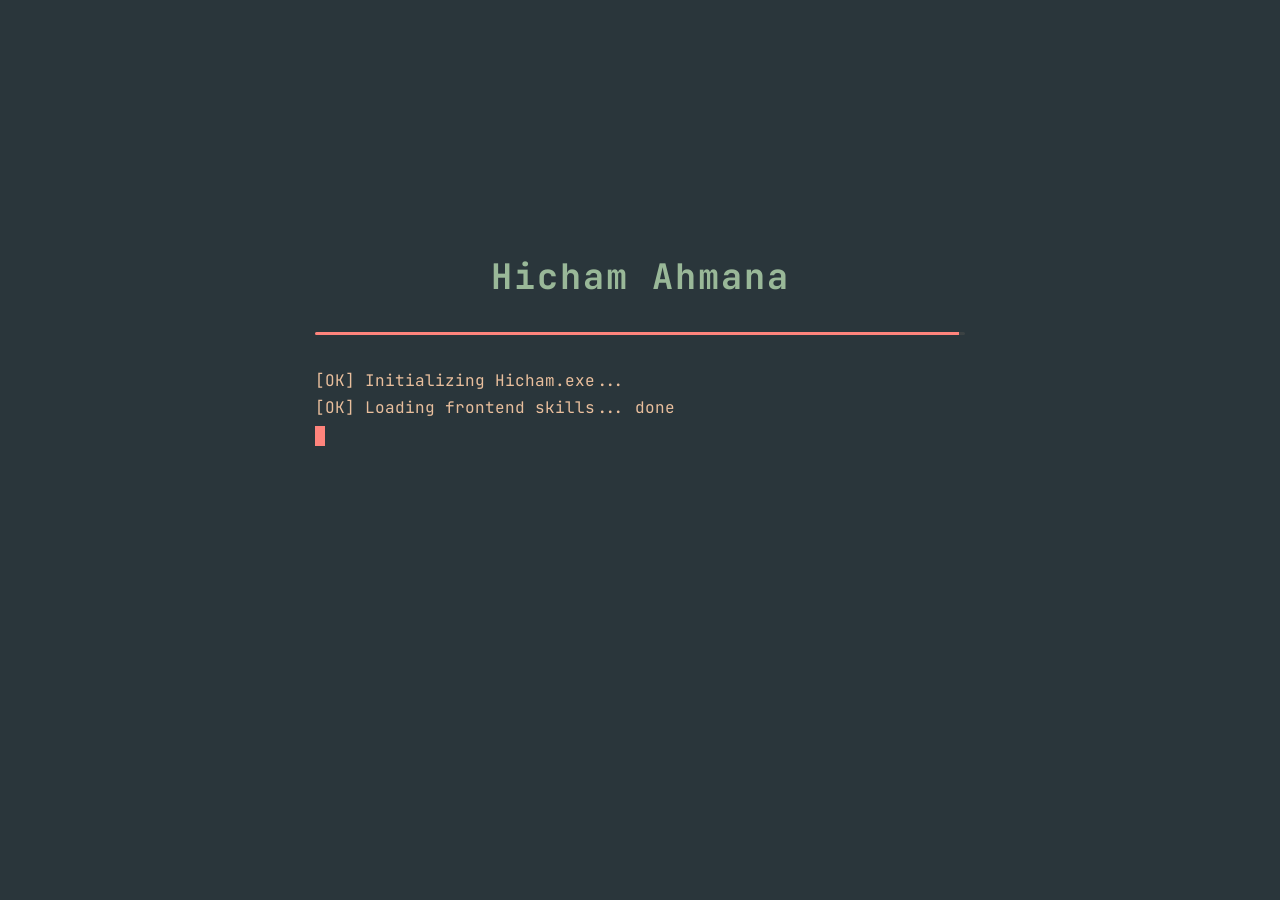
<file: index.html>
<!DOCTYPE html>
<html lang="en">
<head>
  <meta charset="UTF-8">
  <meta name="viewport" content="width=device-width, initial-scale=1.0">
  <title>Hicham Ahmana | Boot</title>
  <meta name="description" content="Hicham Ahmana — Web Developer portfolio boot sequence.">
  <link rel="stylesheet" href="css/style.css">
  <link rel="icon" type="image/png" href="images/profile.png">
</head>
<body>

  <div id="flashLayer" class="flash"></div>

  <!-- ACT 1 & 2: BOOT SEQUENCE -->
  <div id="act1" class="act active">
    <div class="boot-content">
      <h1 class="boot-title">Hicham Ahmana</h1>
      <div class="progress-bar-container">
        <div id="progressBar" class="progress-bar"></div>
      </div>
      <div id="terminalLogs" class="terminal-logs"></div>
    </div>
  </div>

  <!-- ACT 3: BSOD — compact, no scroll needed -->
  <div id="act3" class="act">
    <div class="bsod-container">
      <div class="sad-face">:(</div>
      <h2 class="bsod-title">Your PC ran into a problem</h2>
      <p class="bsod-text">A critical error occurred. The developer loaded is simply too hireable.</p>
      <p class="bsod-text">Collecting error info... <span id="bsodPercent">0</span>% complete.</p>
      <div class="bsod-error">
        <p>Error code: PORTFOLIO_OVERFLOW_EXCEPTION (0x000H1CH4M)</p>
      </div>
      <div class="memory-dump">0x23C9E1 0xDA1D93 0xB88F19 0xFCDF0E 0x36F067 0x4F4377 0x2071BE 0x5B51AC 0x1607C9 0x0F24C8 0x47A7BA 0xE03EFE 0xE951FF 0xEF7E93 0x9300DE 0xF342AD 0xF82DF9 0x9F03C8 0xBE6A7E 0x79D5CF 0xE827C5 0x3F6299 0x77BE81 0xBB23D8 0xE7E814 0xB2C2A8 0x25385A 0x9281BD 0x759B7D 0x93CC96 0x4F7099 0x4FEC1E 0x521050 0x917424 0x1127BA 0x9954BF 0x297A74 0x9E01B3 0x7350B5 0x104F05 0x6A36B8 0xD63BFC 0xF69BD3 0xEAB54D 0xE73410 0xEBDDEC 0xD9D54B 0x6EA300 0xE53201 0x09A5A9</div>
      <button id="rebootBtn" class="reboot-btn">[ REBOOT SYSTEM ]</button>
    </div>
  </div>

  <!-- ACT 3.5: REBOOT LOADER -->
  <div id="act-reboot">
    <div class="spinner"></div>
    <div class="reboot-text">HICHAM.OS REBOOTING...</div>
  </div>

  <script src="js/cinematic.js"></script>
</body>
</html>
</file>
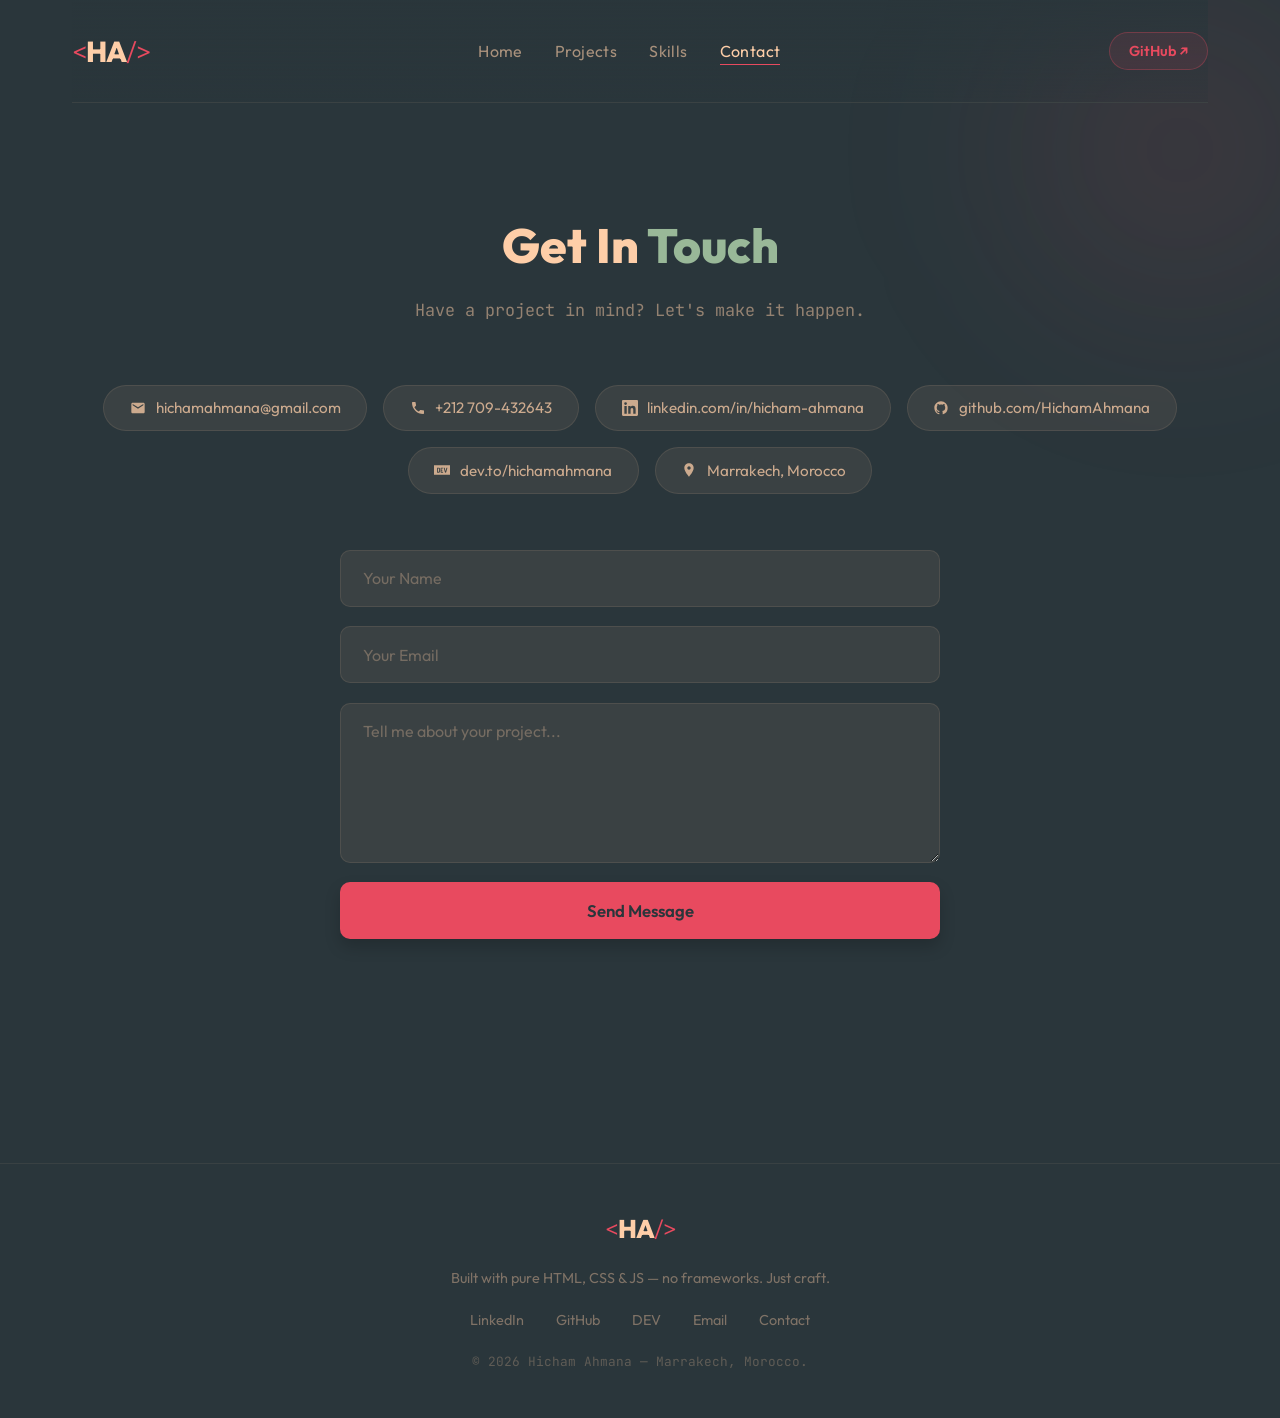
<file: contact.html>
<!DOCTYPE html>
<html lang="en">
<head>
  <meta charset="UTF-8">
  <meta name="viewport" content="width=device-width, initial-scale=1.0">
  <title>Hicham Ahmana | Contact</title>
  <meta name="description" content="Get in touch with Hicham Ahmana — Full-Stack Developer based in Marrakech, Morocco.">
  <link rel="stylesheet" href="css/style.css">
  <link rel="icon" type="image/png" href="images/profile.png">
</head>
<body class="portfolio-page">

  <div class="bg-orb orb-1"></div>

  <div class="container page-fade">

    <nav>
      <a href="home.html" class="logo">
        <span class="logo-bracket">&lt;</span>HA<span class="logo-bracket">/&gt;</span>
      </a>
      <ul class="nav-links">
        <li><a href="home.html">Home</a></li>
        <li><a href="projects.html">Projects</a></li>
        <li><a href="skills.html">Skills</a></li>
        <li><a href="contact.html" class="active">Contact</a></li>
      </ul>
      <a href="https://github.com/HichamAhmana" target="_blank" rel="noopener" class="nav-cta">GitHub ↗</a>
    </nav>

    <section id="contact">
      <h2 class="section-title">Get In <span>Touch</span></h2>
      <p class="section-subtitle">Have a project in mind? Let's make it happen.</p>

      <div class="contact-info">
        <a href="mailto:hichamahmana@gmail.com" class="contact-pill">
          <svg width="16" height="16" fill="currentColor" viewBox="0 0 24 24"><path d="M20 4H4c-1.1 0-2 .9-2 2v12c0 1.1.9 2 2 2h16c1.1 0 2-.9 2-2V6c0-1.1-.9-2-2-2zm0 4l-8 5-8-5V6l8 5 8-5v2z"/></svg>
          hichamahmana@gmail.com
        </a>
        <a href="tel:+212709432643" class="contact-pill">
          <svg width="16" height="16" fill="currentColor" viewBox="0 0 24 24"><path d="M6.62 10.79c1.44 2.83 3.76 5.14 6.59 6.59l2.2-2.2c.27-.27.67-.36 1.02-.24 1.12.37 2.33.57 3.57.57.55 0 1 .45 1 1V20c0 .55-.45 1-1 1-9.39 0-17-7.61-17-17 0-.55.45-1 1-1h3.5c.55 0 1 .45 1 1 0 1.25.2 2.45.57 3.57.11.35.03.74-.25 1.02l-2.2 2.2z"/></svg>
          +212 709-432643
        </a>
        <a href="https://www.linkedin.com/in/hicham-ahmana" target="_blank" rel="noopener" class="contact-pill">
          <svg width="16" height="16" fill="currentColor" viewBox="0 0 24 24"><path d="M20.447 20.452h-3.554v-5.569c0-1.328-.027-3.037-1.852-3.037-1.853 0-2.136 1.445-2.136 2.939v5.667H9.351V9h3.414v1.561h.046c.477-.9 1.637-1.85 3.37-1.85 3.601 0 4.267 2.37 4.267 5.455v6.286zM5.337 7.433a2.062 2.062 0 01-2.063-2.065 2.064 2.064 0 112.063 2.065zm1.782 13.019H3.555V9h3.564v11.452zM22.225 0H1.771C.792 0 0 .774 0 1.729v20.542C0 23.227.792 24 1.771 24h20.451C23.2 24 24 23.227 24 22.271V1.729C24 .774 23.2 0 22.222 0h.003z"/></svg>
          linkedin.com/in/hicham-ahmana
        </a>
        <a href="https://github.com/HichamAhmana" target="_blank" rel="noopener" class="contact-pill">
          <svg width="16" height="16" fill="currentColor" viewBox="0 0 24 24"><path d="M12 2C6.477 2 2 6.484 2 12.017c0 4.425 2.865 8.18 6.839 9.504.5.092.682-.217.682-.483 0-.237-.008-.868-.013-1.703-2.782.605-3.369-1.343-3.369-1.343-.454-1.158-1.11-1.466-1.11-1.466-.908-.62.069-.608.069-.608 1.003.07 1.531 1.032 1.531 1.032.892 1.53 2.341 1.088 2.91.832.092-.647.35-1.088.636-1.338-2.22-.253-4.555-1.113-4.555-4.951 0-1.093.39-1.988 1.029-2.688-.103-.253-.446-1.272.098-2.65 0 0 .84-.27 2.75 1.026A9.564 9.564 0 0112 6.844c.85.004 1.705.115 2.504.337 1.909-1.296 2.747-1.027 2.747-1.027.546 1.379.202 2.398.1 2.651.64.7 1.028 1.595 1.028 2.688 0 3.848-2.339 4.695-4.566 4.943.359.309.678.92.678 1.855 0 1.338-.012 2.419-.012 2.747 0 .268.18.58.688.482A10.019 10.019 0 0022 12.017C22 6.484 17.522 2 12 2z"/></svg>
          github.com/HichamAhmana
        </a>
        <a href="https://dev.to/hichamahmana" target="_blank" rel="noopener" class="contact-pill">
          <svg width="16" height="16" fill="currentColor" viewBox="0 0 24 24"><path d="M7.42 10.05c-.18-.16-.46-.23-.84-.23H6l.02 2.44.04 2.45.56-.02c.41 0 .63-.07.83-.26.24-.24.26-.36.26-2.2 0-1.91-.02-1.96-.29-2.18zM0 4.94v14.12h24V4.94H0zM8.56 15.3c-.44.58-1.06.77-2.53.77H4.71V8.53h1.4c1.67 0 2.16.18 2.6.9.27.43.29.6.32 2.57.05 2.23-.02 2.73-.47 3.3zm5.09-5.47h-2.47v1.77h1.52v1.28l-.72.04-.75.03v1.77l1.22.03 1.2.04v1.28h-1.6c-1.53 0-1.6-.01-1.87-.3l-.3-.28v-3.16c0-3.02.01-3.18.25-3.48.23-.31.25-.31 1.88-.31h1.64v1.29zm4.68 5.45c-.17.43-.64.79-1 .79-.18 0-.45-.15-.67-.39-.32-.32-.45-.63-.82-2.08l-.9-3.39-.45-1.67h.76c.4 0 .75.02.75.05 0 .06 1.16 4.54 1.26 4.83.04.15.32-.7.73-2.3l.66-2.52.74-.04c.4-.02.73 0 .73.04 0 .14-1.67 6.38-1.8 6.68z"/></svg>
          dev.to/hichamahmana
        </a>
        <span class="contact-pill">
          <svg width="16" height="16" fill="currentColor" viewBox="0 0 24 24"><path d="M12 2C8.13 2 5 5.13 5 9c0 5.25 7 13 7 13s7-7.75 7-13c0-3.87-3.13-7-7-7zm0 9.5c-1.38 0-2.5-1.12-2.5-2.5s1.12-2.5 2.5-2.5 2.5 1.12 2.5 2.5-1.12 2.5-2.5 2.5z"/></svg>
          Marrakech, Morocco
        </span>
      </div>

      <form class="contact-form" id="contact-form">
        <!-- Web3Forms access key — replace YOUR_ACCESS_KEY with the one from web3forms.com -->
        <input type="hidden" name="access_key" value="79844e2f-b341-4789-b51c-5133fa16f139">
        <input type="hidden" name="subject" value="New message from your portfolio">
        <input type="hidden" name="from_name" value="Portfolio Contact Form">
        <input type="text"  id="name"    name="name"    placeholder="Your Name"                   required>
        <input type="email" id="email"   name="email"   placeholder="Your Email"                  required>
        <textarea           id="message" name="message" placeholder="Tell me about your project..." required></textarea>
        <button type="submit" class="btn btn-primary" id="submit-btn">Send Message</button>
      </form>

      <p id="form-feedback" style="text-align:center; margin-top:1.5rem; color:var(--c-green); font-size:1.05rem; font-family:'JetBrains Mono',monospace; min-height:1.5rem;"></p>
    </section>
  </div>

  <footer>
    <div class="footer-inner">
      <a href="home.html" class="logo footer-logo">
        <span class="logo-bracket">&lt;</span>HA<span class="logo-bracket">/&gt;</span>
      </a>
      <p>Built with pure HTML, CSS &amp; JS — no frameworks. Just craft.</p>
      <div class="footer-links">
        <a href="https://www.linkedin.com/in/hicham-ahmana" target="_blank" rel="noopener">LinkedIn</a>
        <a href="https://github.com/HichamAhmana" target="_blank" rel="noopener">GitHub</a>
        <a href="https://dev.to/hichamahmana" target="_blank" rel="noopener">DEV</a>
        <a href="mailto:hichamahmana@gmail.com">Email</a>
        <a href="contact.html">Contact</a>
      </div>
      <p class="footer-copy">&copy; 2026 Hicham Ahmana — Marrakech, Morocco.</p>
    </div>
  </footer>

  <script>
    const form = document.getElementById('contact-form');
    const btn  = document.getElementById('submit-btn');
    const fb   = document.getElementById('form-feedback');

    form.addEventListener('submit', async function (e) {
      e.preventDefault();

      // Guard: remind dev to add real key
      if (form.access_key.value === 'YOUR_ACCESS_KEY') {
        fb.style.color = '#f87171';
        fb.textContent = '⚠ Please add your Web3Forms access key (see README).';
        return;
      }

      btn.disabled    = true;
      btn.textContent = 'Sending…';
      fb.textContent  = '';

      const data = Object.fromEntries(new FormData(form));

      try {
        const res  = await fetch('https://api.web3forms.com/submit', {
          method:  'POST',
          headers: { 'Content-Type': 'application/json', Accept: 'application/json' },
          body:    JSON.stringify(data),
        });
        const json = await res.json();

        if (res.ok && json.success) {
          fb.style.color  = 'var(--c-green)';
          fb.textContent  = '✓ Message sent! I\'ll get back to you soon.';
          form.reset();
        } else {
          throw new Error(json.message || 'Unknown error');
        }
      } catch (err) {
        fb.style.color  = '#f87171';
        fb.textContent  = '✗ Something went wrong. Please email me directly.';
      } finally {
        btn.disabled    = false;
        btn.textContent = 'Send Message';
      }
    });
  </script>
</body>
</html>
</file>
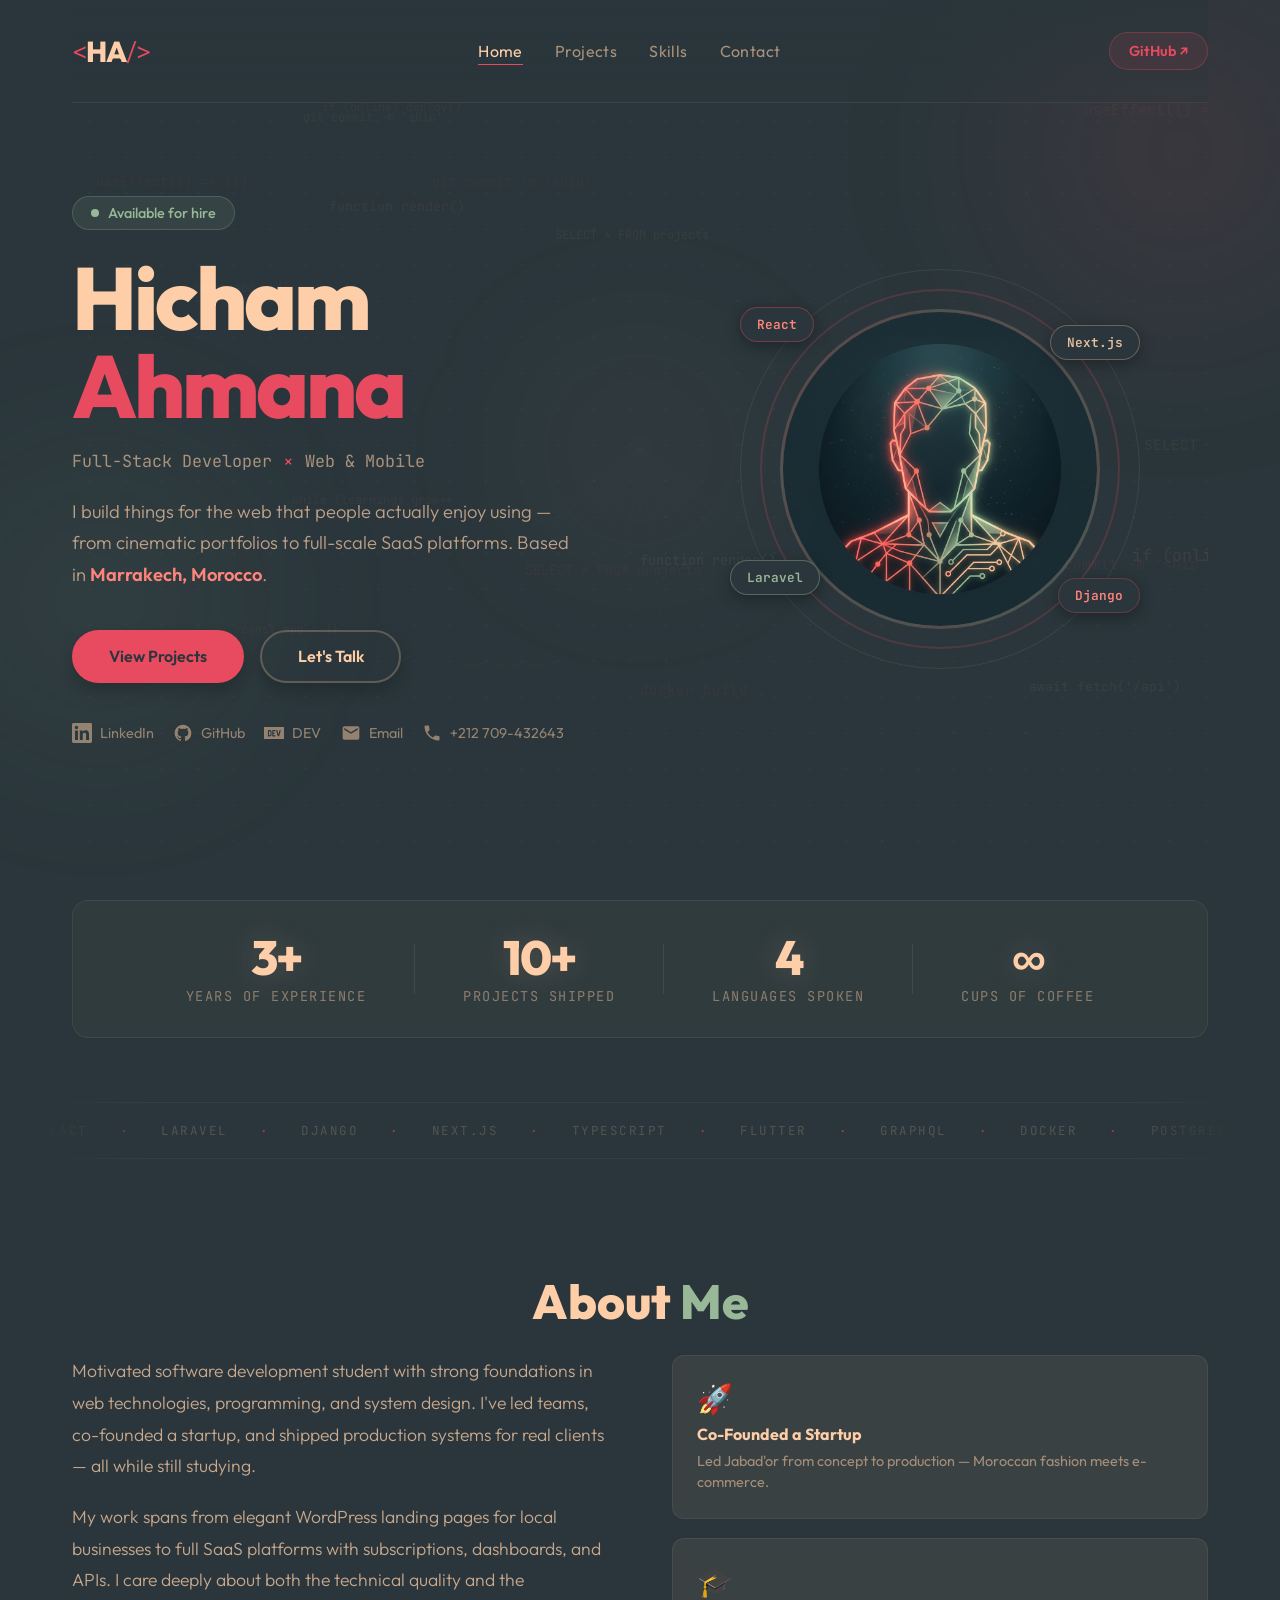
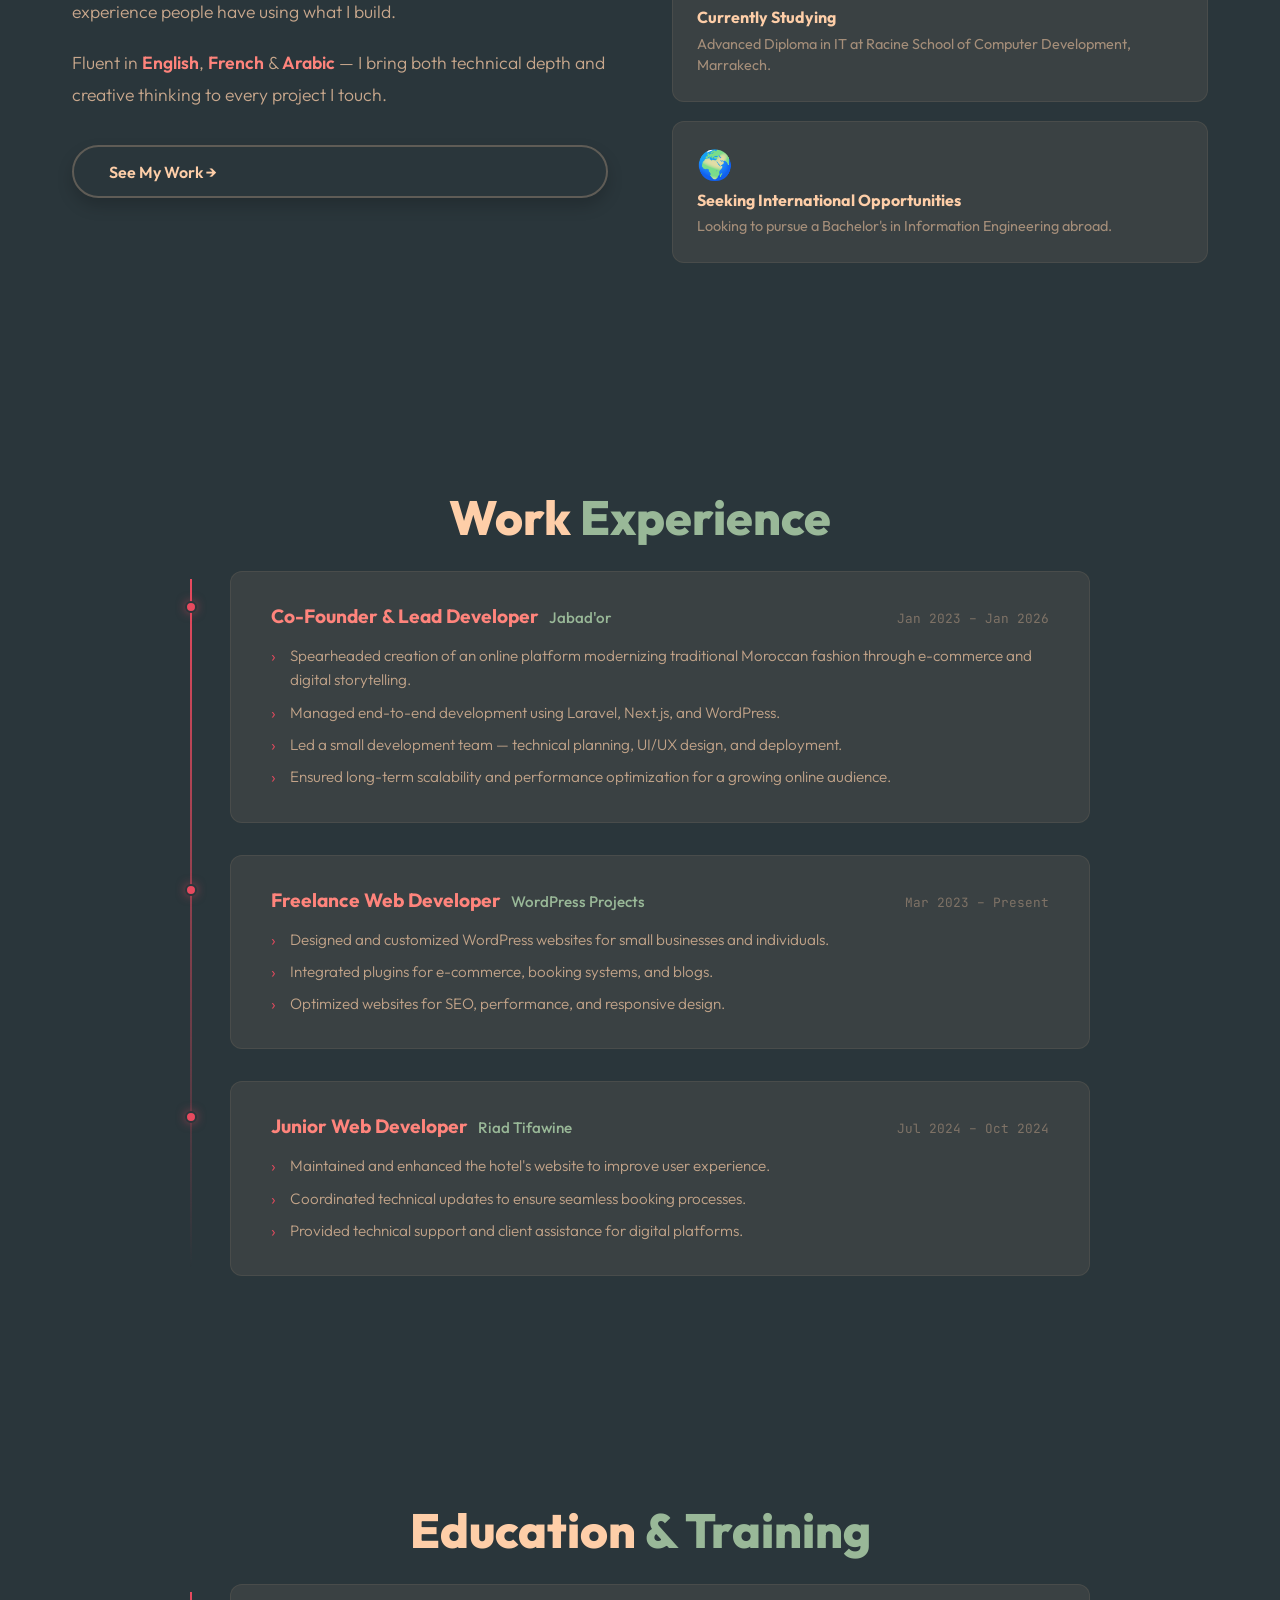
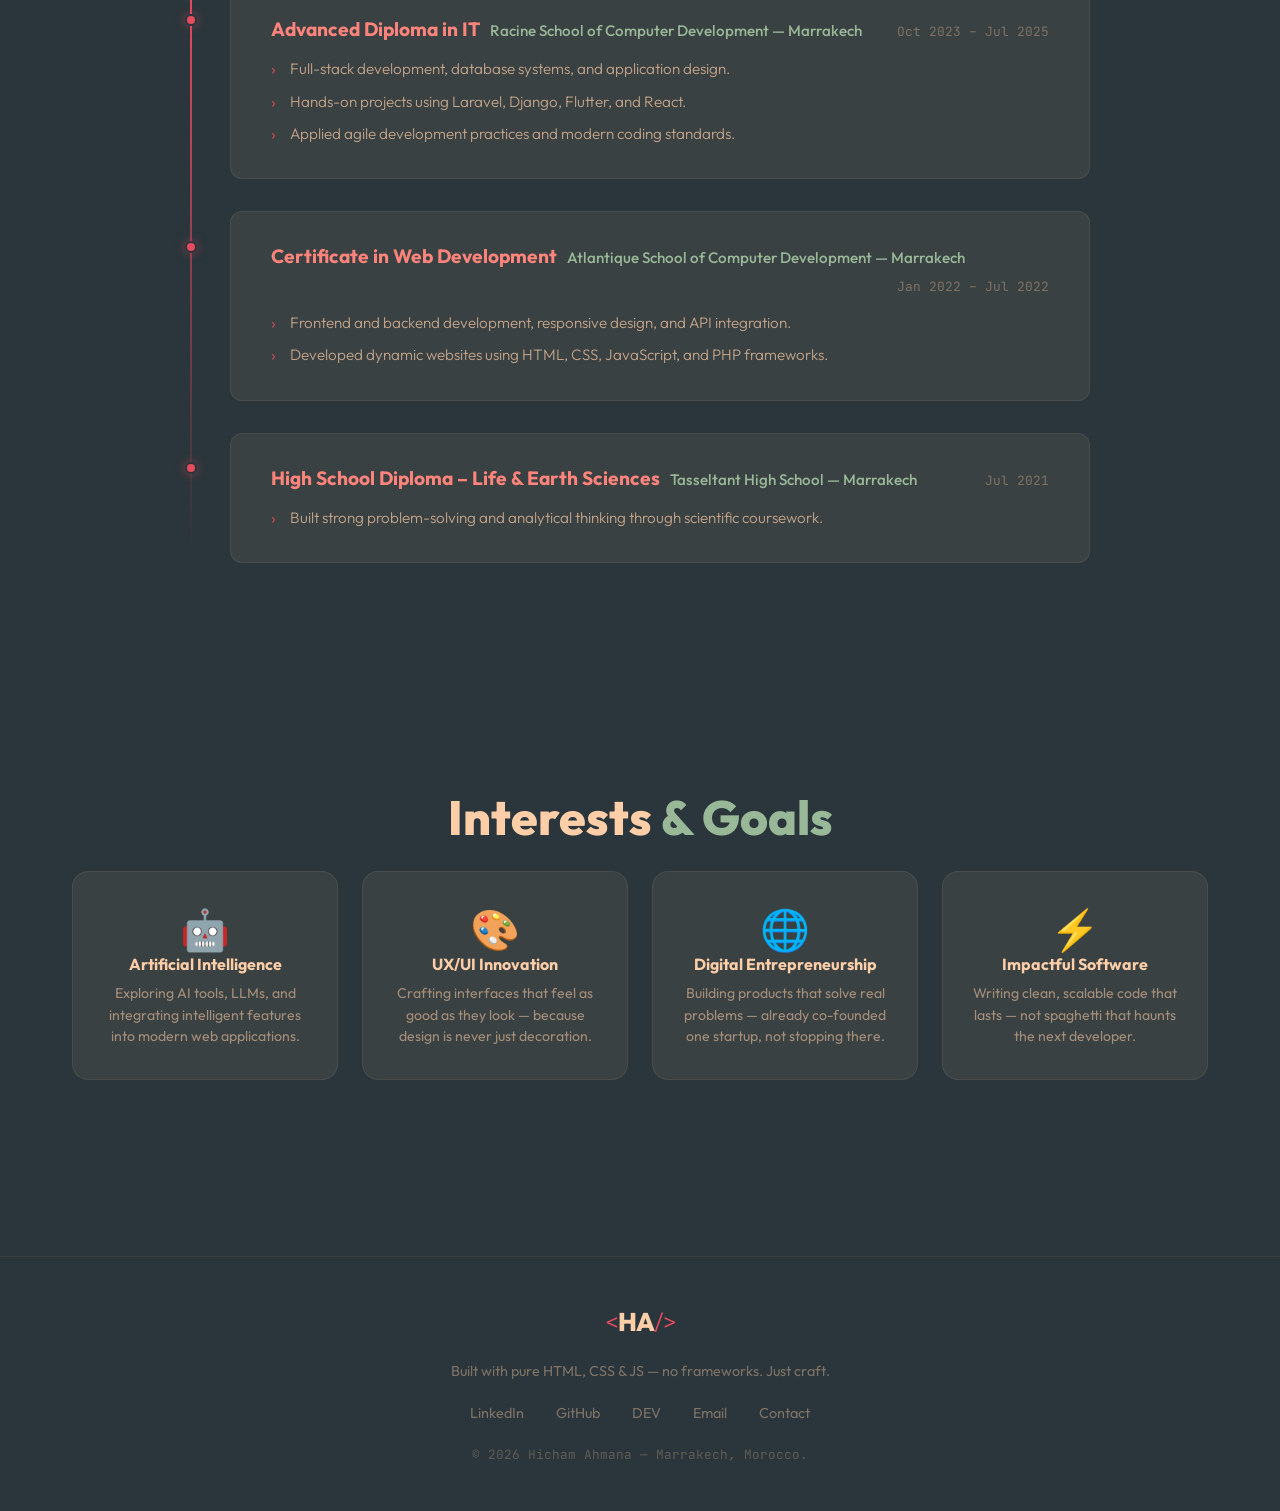
<file: home.html>
<!DOCTYPE html>
<html lang="en">
<head>
  <meta charset="UTF-8">
  <meta name="viewport" content="width=device-width, initial-scale=1.0">
  <title>Hicham Ahmana | Web Developer</title>
  <meta name="description" content="Hicham Ahmana — Full-Stack Developer based in Marrakech, Morocco. Building elegant web and mobile experiences.">
  <link rel="stylesheet" href="css/style.css">
  <link rel="icon" type="image/png" href="images/profile.png">
</head>
<body class="portfolio-page">

  <!-- Background decorative orbs -->
  <div class="bg-orb orb-1"></div>
  <div class="bg-orb orb-2"></div>
  <div class="bg-orb orb-3"></div>

  <div class="container page-fade">

    <!-- Navigation -->
    <nav>
      <a href="home.html" class="logo">
        <span class="logo-bracket">&lt;</span>HA<span class="logo-bracket">/&gt;</span>
      </a>
      <ul class="nav-links">
        <li><a href="home.html" class="active">Home</a></li>
        <li><a href="projects.html">Projects</a></li>
        <li><a href="skills.html">Skills</a></li>
        <li><a href="contact.html">Contact</a></li>
      </ul>
      <a href="https://github.com/HichamAhmana" target="_blank" rel="noopener" class="nav-cta">
        GitHub ↗
      </a>
    </nav>

    <!-- ═══════════════════════════════════════
         HERO — Two-column split
    ═══════════════════════════════════════ -->
    <div class="hero">
      <div class="hero-left">
        <div class="hero-badge">
          <span class="badge-dot"></span>
          Available for hire
        </div>

        <h1 class="hero-name">
          Hicham<br>
          <span class="hero-name-accent">Ahmana</span>
        </h1>

        <div class="hero-role-wrapper">
          <span class="hero-role-label">Full-Stack Developer</span>
          <span class="hero-role-sep">×</span>
          <span class="hero-role-label">Web &amp; Mobile</span>
        </div>

        <p class="hero-tagline">
          I build things for the web that people actually enjoy using —
          from cinematic portfolios to full-scale SaaS platforms.
          Based in <span class="text-accent">Marrakech, Morocco</span>.
        </p>

        <div class="hero-actions">
          <a href="projects.html" class="btn btn-primary">View Projects</a>
          <a href="contact.html" class="btn btn-outline">Let's Talk</a>
        </div>

        <div class="hero-socials">
          <a href="https://www.linkedin.com/in/hicham-ahmana" target="_blank" rel="noopener" class="social-link">
            <svg width="20" height="20" fill="currentColor" viewBox="0 0 24 24"><path d="M20.447 20.452h-3.554v-5.569c0-1.328-.027-3.037-1.852-3.037-1.853 0-2.136 1.445-2.136 2.939v5.667H9.351V9h3.414v1.561h.046c.477-.9 1.637-1.85 3.37-1.85 3.601 0 4.267 2.37 4.267 5.455v6.286zM5.337 7.433a2.062 2.062 0 01-2.063-2.065 2.064 2.064 0 112.063 2.065zm1.782 13.019H3.555V9h3.564v11.452zM22.225 0H1.771C.792 0 0 .774 0 1.729v20.542C0 23.227.792 24 1.771 24h20.451C23.2 24 24 23.227 24 22.271V1.729C24 .774 23.2 0 22.222 0h.003z"/></svg>
            LinkedIn
          </a>
          <a href="https://github.com/HichamAhmana" target="_blank" rel="noopener" class="social-link">
            <svg width="20" height="20" fill="currentColor" viewBox="0 0 24 24"><path d="M12 2C6.477 2 2 6.484 2 12.017c0 4.425 2.865 8.18 6.839 9.504.5.092.682-.217.682-.483 0-.237-.008-.868-.013-1.703-2.782.605-3.369-1.343-3.369-1.343-.454-1.158-1.11-1.466-1.11-1.466-.908-.62.069-.608.069-.608 1.003.07 1.531 1.032 1.531 1.032.892 1.53 2.341 1.088 2.91.832.092-.647.35-1.088.636-1.338-2.22-.253-4.555-1.113-4.555-4.951 0-1.093.39-1.988 1.029-2.688-.103-.253-.446-1.272.098-2.65 0 0 .84-.27 2.75 1.026A9.564 9.564 0 0112 6.844c.85.004 1.705.115 2.504.337 1.909-1.296 2.747-1.027 2.747-1.027.546 1.379.202 2.398.1 2.651.64.7 1.028 1.595 1.028 2.688 0 3.848-2.339 4.695-4.566 4.943.359.309.678.92.678 1.855 0 1.338-.012 2.419-.012 2.747 0 .268.18.58.688.482A10.019 10.019 0 0022 12.017C22 6.484 17.522 2 12 2z"/></svg>
            GitHub
          </a>
          <a href="https://dev.to/hichamahmana" target="_blank" rel="noopener" class="social-link">
            <svg width="20" height="20" fill="currentColor" viewBox="0 0 24 24"><path d="M7.42 10.05c-.18-.16-.46-.23-.84-.23H6l.02 2.44.04 2.45.56-.02c.41 0 .63-.07.83-.26.24-.24.26-.36.26-2.2 0-1.91-.02-1.96-.29-2.18zM0 4.94v14.12h24V4.94H0zM8.56 15.3c-.44.58-1.06.77-2.53.77H4.71V8.53h1.4c1.67 0 2.16.18 2.6.9.27.43.29.6.32 2.57.05 2.23-.02 2.73-.47 3.3zm5.09-5.47h-2.47v1.77h1.52v1.28l-.72.04-.75.03v1.77l1.22.03 1.2.04v1.28h-1.6c-1.53 0-1.6-.01-1.87-.3l-.3-.28v-3.16c0-3.02.01-3.18.25-3.48.23-.31.25-.31 1.88-.31h1.64v1.29zm4.68 5.45c-.17.43-.64.79-1 .79-.18 0-.45-.15-.67-.39-.32-.32-.45-.63-.82-2.08l-.9-3.39-.45-1.67h.76c.4 0 .75.02.75.05 0 .06 1.16 4.54 1.26 4.83.04.15.32-.7.73-2.3l.66-2.52.74-.04c.4-.02.73 0 .73.04 0 .14-1.67 6.38-1.8 6.68z"/></svg>
            DEV
          </a>
          <a href="mailto:hichamahmana@gmail.com" class="social-link">
            <svg width="20" height="20" fill="currentColor" viewBox="0 0 24 24"><path d="M20 4H4c-1.1 0-2 .9-2 2v12c0 1.1.9 2 2 2h16c1.1 0 2-.9 2-2V6c0-1.1-.9-2-2-2zm0 4l-8 5-8-5V6l8 5 8-5v2z"/></svg>
            Email
          </a>
          <a href="tel:+212709432643" class="social-link">
            <svg width="20" height="20" fill="currentColor" viewBox="0 0 24 24"><path d="M6.62 10.79c1.44 2.83 3.76 5.14 6.59 6.59l2.2-2.2c.27-.27.67-.36 1.02-.24 1.12.37 2.33.57 3.57.57.55 0 1 .45 1 1V20c0 .55-.45 1-1 1-9.39 0-17-7.61-17-17 0-.55.45-1 1-1h3.5c.55 0 1 .45 1 1 0 1.25.2 2.45.57 3.57.11.35.03.74-.25 1.02l-2.2 2.2z"/></svg>
            +212 709-432643
          </a>
        </div>
      </div>

      <div class="hero-right">
        <div class="profile-frame">
          <div class="profile-ring ring-1"></div>
          <div class="profile-ring ring-2"></div>
          <div class="profile-img-wrap">
            <img src="images/profile.png" alt="Hicham Ahmana" class="profile-img" onerror="this.style.display='none'; this.parentElement.classList.add('no-img')">
          </div>
          <!-- Floating chips around the image -->
          <div class="float-chip chip-1">React</div>
          <div class="float-chip chip-2">Laravel</div>
          <div class="float-chip chip-3">Next.js</div>
          <div class="float-chip chip-4">Django</div>
        </div>
      </div>
    </div>

    <!-- ═══════════════════════════════════════
         STATS BAR
    ═══════════════════════════════════════ -->
    <div class="stats-bar">
      <div class="stat-item">
        <span class="stat-number">3+</span>
        <span class="stat-label">Years of Experience</span>
      </div>
      <div class="stat-divider"></div>
      <div class="stat-item">
        <span class="stat-number">10+</span>
        <span class="stat-label">Projects Shipped</span>
      </div>
      <div class="stat-divider"></div>
      <div class="stat-item">
        <span class="stat-number">4</span>
        <span class="stat-label">Languages Spoken</span>
      </div>
      <div class="stat-divider"></div>
      <div class="stat-item">
        <span class="stat-number">∞</span>
        <span class="stat-label">Cups of Coffee</span>
      </div>
    </div>

    <!-- Scrolling Marquee Strip -->
    <div class="marquee-track">
      <div class="marquee-content">
        <span>React</span><span class="marquee-dot">·</span>
        <span>Laravel</span><span class="marquee-dot">·</span>
        <span>Django</span><span class="marquee-dot">·</span>
        <span>Next.js</span><span class="marquee-dot">·</span>
        <span>TypeScript</span><span class="marquee-dot">·</span>
        <span>Flutter</span><span class="marquee-dot">·</span>
        <span>GraphQL</span><span class="marquee-dot">·</span>
        <span>Docker</span><span class="marquee-dot">·</span>
        <span>PostgreSQL</span><span class="marquee-dot">·</span>
        <span>Python</span><span class="marquee-dot">·</span>
        <span>Figma</span><span class="marquee-dot">·</span>
        <span>FastAPI</span><span class="marquee-dot">·</span>
        <span>Vue.js</span><span class="marquee-dot">·</span>
        <span>Tailwind</span><span class="marquee-dot">·</span>
        <span>AWS</span><span class="marquee-dot">·</span>
        <span>JWT Auth</span><span class="marquee-dot">·</span>
        <!-- Duplicate for seamless loop -->
        <span>React</span><span class="marquee-dot">·</span>
        <span>Laravel</span><span class="marquee-dot">·</span>
        <span>Django</span><span class="marquee-dot">·</span>
        <span>Next.js</span><span class="marquee-dot">·</span>
        <span>TypeScript</span><span class="marquee-dot">·</span>
        <span>Flutter</span><span class="marquee-dot">·</span>
        <span>GraphQL</span><span class="marquee-dot">·</span>
        <span>Docker</span><span class="marquee-dot">·</span>
        <span>PostgreSQL</span><span class="marquee-dot">·</span>
        <span>Python</span><span class="marquee-dot">·</span>
        <span>Figma</span><span class="marquee-dot">·</span>
        <span>FastAPI</span><span class="marquee-dot">·</span>
        <span>Vue.js</span><span class="marquee-dot">·</span>
        <span>Tailwind</span><span class="marquee-dot">·</span>
        <span>AWS</span><span class="marquee-dot">·</span>
        <span>JWT Auth</span><span class="marquee-dot">·</span>
      </div>
    </div>

    <!-- ═══════════════════════════════════════
         ABOUT
    ═══════════════════════════════════════ -->
    <section id="about">
      <h2 class="section-title">About <span>Me</span></h2>
      <div class="about-grid">
        <div class="about-text-block">
          <p>
            Motivated software development student with strong foundations in web technologies,
            programming, and system design. I've led teams, co-founded a startup, and shipped 
            production systems for real clients — all while still studying.
          </p>
          <p>
            My work spans from elegant WordPress landing pages for local businesses to 
            full SaaS platforms with subscriptions, dashboards, and APIs. I care deeply 
            about both the technical quality and the experience people have using what I build.
          </p>
          <p>
            Fluent in <span class="text-accent">English</span>, <span class="text-accent">French</span> 
            &amp; <span class="text-accent">Arabic</span> — I bring both technical depth 
            and creative thinking to every project I touch.
          </p>
          <a href="projects.html" class="btn btn-outline" style="margin-top:1rem; margin-left:0;">See My Work →</a>
        </div>
        <div class="about-highlights">
          <div class="highlight-card">
            <div class="highlight-icon">🚀</div>
            <h4>Co-Founded a Startup</h4>
            <p>Led Jabad'or from concept to production — Moroccan fashion meets e-commerce.</p>
          </div>
          <div class="highlight-card">
            <div class="highlight-icon">🎓</div>
            <h4>Currently Studying</h4>
            <p>Advanced Diploma in IT at Racine School of Computer Development, Marrakech.</p>
          </div>
          <div class="highlight-card">
            <div class="highlight-icon">🌍</div>
            <h4>Seeking International Opportunities</h4>
            <p>Looking to pursue a Bachelor's in Information Engineering abroad.</p>
          </div>
        </div>
      </div>
    </section>

    <!-- ═══════════════════════════════════════
         EXPERIENCE
    ═══════════════════════════════════════ -->
    <section id="experience">
      <h2 class="section-title">Work <span>Experience</span></h2>
      <div class="timeline">

        <div class="timeline-item">
          <div class="timeline-header">
            <h3>Co-Founder &amp; Lead Developer</h3>
            <span class="timeline-company">Jabad'or</span>
            <span class="timeline-date">Jan 2023 – Jan 2026</span>
          </div>
          <ul class="timeline-details">
            <li>Spearheaded creation of an online platform modernizing traditional Moroccan fashion through e-commerce and digital storytelling.</li>
            <li>Managed end-to-end development using Laravel, Next.js, and WordPress.</li>
            <li>Led a small development team — technical planning, UI/UX design, and deployment.</li>
            <li>Ensured long-term scalability and performance optimization for a growing online audience.</li>
          </ul>
        </div>

        <div class="timeline-item">
          <div class="timeline-header">
            <h3>Freelance Web Developer</h3>
            <span class="timeline-company">WordPress Projects</span>
            <span class="timeline-date">Mar 2023 – Present</span>
          </div>
          <ul class="timeline-details">
            <li>Designed and customized WordPress websites for small businesses and individuals.</li>
            <li>Integrated plugins for e-commerce, booking systems, and blogs.</li>
            <li>Optimized websites for SEO, performance, and responsive design.</li>
          </ul>
        </div>

        <div class="timeline-item">
          <div class="timeline-header">
            <h3>Junior Web Developer</h3>
            <span class="timeline-company">Riad Tifawine</span>
            <span class="timeline-date">Jul 2024 – Oct 2024</span>
          </div>
          <ul class="timeline-details">
            <li>Maintained and enhanced the hotel's website to improve user experience.</li>
            <li>Coordinated technical updates to ensure seamless booking processes.</li>
            <li>Provided technical support and client assistance for digital platforms.</li>
          </ul>
        </div>

      </div>
    </section>

    <!-- ═══════════════════════════════════════
         EDUCATION
    ═══════════════════════════════════════ -->
    <section id="education">
      <h2 class="section-title">Education <span>&amp; Training</span></h2>
      <div class="timeline">

        <div class="timeline-item">
          <div class="timeline-header">
            <h3>Advanced Diploma in IT</h3>
            <span class="timeline-company">Racine School of Computer Development — Marrakech</span>
            <span class="timeline-date">Oct 2023 – Jul 2025</span>
          </div>
          <ul class="timeline-details">
            <li>Full-stack development, database systems, and application design.</li>
            <li>Hands-on projects using Laravel, Django, Flutter, and React.</li>
            <li>Applied agile development practices and modern coding standards.</li>
          </ul>
        </div>

        <div class="timeline-item">
          <div class="timeline-header">
            <h3>Certificate in Web Development</h3>
            <span class="timeline-company">Atlantique School of Computer Development — Marrakech</span>
            <span class="timeline-date">Jan 2022 – Jul 2022</span>
          </div>
          <ul class="timeline-details">
            <li>Frontend and backend development, responsive design, and API integration.</li>
            <li>Developed dynamic websites using HTML, CSS, JavaScript, and PHP frameworks.</li>
          </ul>
        </div>

        <div class="timeline-item">
          <div class="timeline-header">
            <h3>High School Diploma – Life &amp; Earth Sciences</h3>
            <span class="timeline-company">Tasseltant High School — Marrakech</span>
            <span class="timeline-date">Jul 2021</span>
          </div>
          <ul class="timeline-details">
            <li>Built strong problem-solving and analytical thinking through scientific coursework.</li>
          </ul>
        </div>

      </div>
    </section>

    <!-- ═══════════════════════════════════════
         INTERESTS
    ═══════════════════════════════════════ -->
    <section id="interests">
      <h2 class="section-title">Interests <span>&amp; Goals</span></h2>
      <div class="interests-grid">
        <div class="interest-card">
          <span class="interest-icon">🤖</span>
          <h4>Artificial Intelligence</h4>
          <p>Exploring AI tools, LLMs, and integrating intelligent features into modern web applications.</p>
        </div>
        <div class="interest-card">
          <span class="interest-icon">🎨</span>
          <h4>UX/UI Innovation</h4>
          <p>Crafting interfaces that feel as good as they look — because design is never just decoration.</p>
        </div>
        <div class="interest-card">
          <span class="interest-icon">🌐</span>
          <h4>Digital Entrepreneurship</h4>
          <p>Building products that solve real problems — already co-founded one startup, not stopping there.</p>
        </div>
        <div class="interest-card">
          <span class="interest-icon">⚡</span>
          <h4>Impactful Software</h4>
          <p>Writing clean, scalable code that lasts — not spaghetti that haunts the next developer.</p>
        </div>
      </div>
    </section>

  </div>

  <footer>
    <div class="footer-inner">
      <a href="home.html" class="logo footer-logo">
        <span class="logo-bracket">&lt;</span>HA<span class="logo-bracket">/&gt;</span>
      </a>
      <p>Built with pure HTML, CSS &amp; JS — no frameworks. Just craft.</p>
      <div class="footer-links">
        <a href="https://www.linkedin.com/in/hicham-ahmana" target="_blank" rel="noopener">LinkedIn</a>
        <a href="https://github.com/HichamAhmana" target="_blank" rel="noopener">GitHub</a>
        <a href="https://dev.to/hichamahmana" target="_blank" rel="noopener">DEV</a>
        <a href="mailto:hichamahmana@gmail.com">Email</a>
        <a href="contact.html">Contact</a>
      </div>
      <p class="footer-copy">&copy; 2026 Hicham Ahmana — Marrakech, Morocco.</p>
    </div>
  </footer>

  <script src="js/ambient-bg.js"></script>
</body>
</html>
</file>
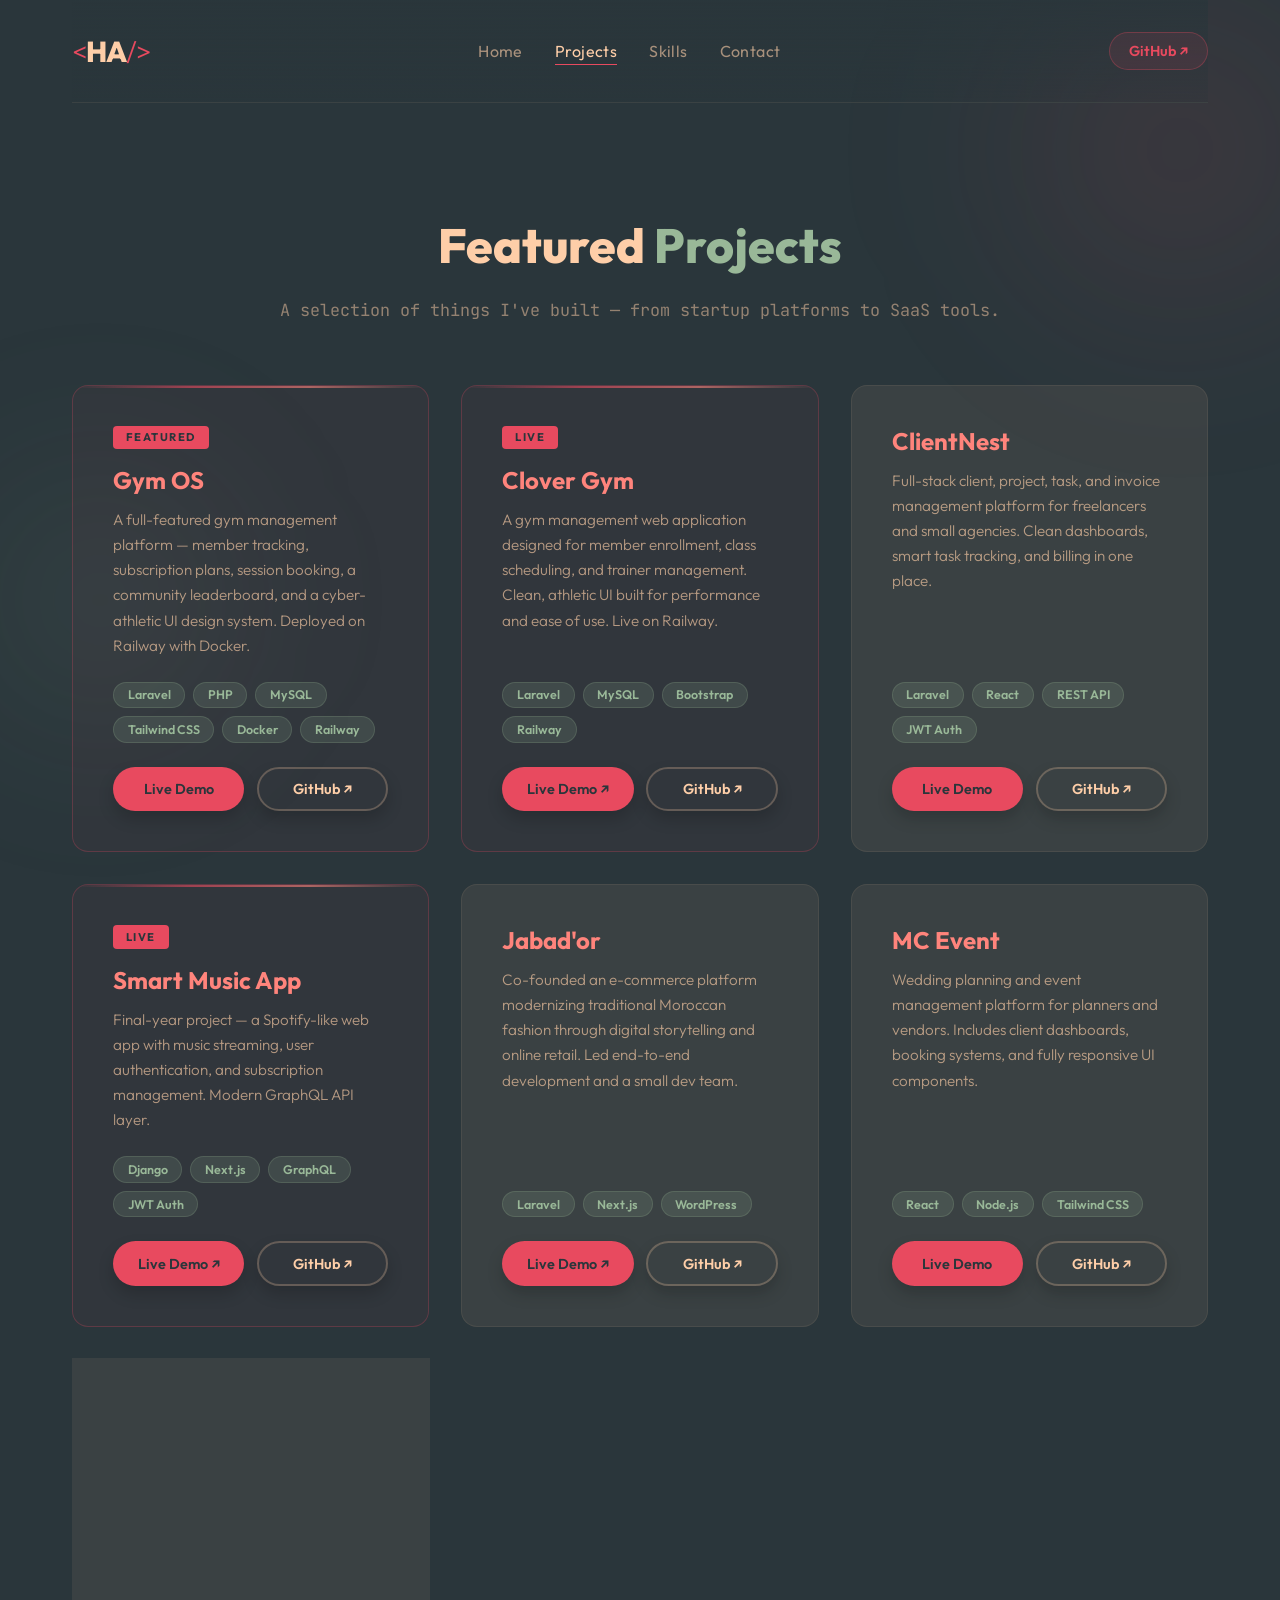
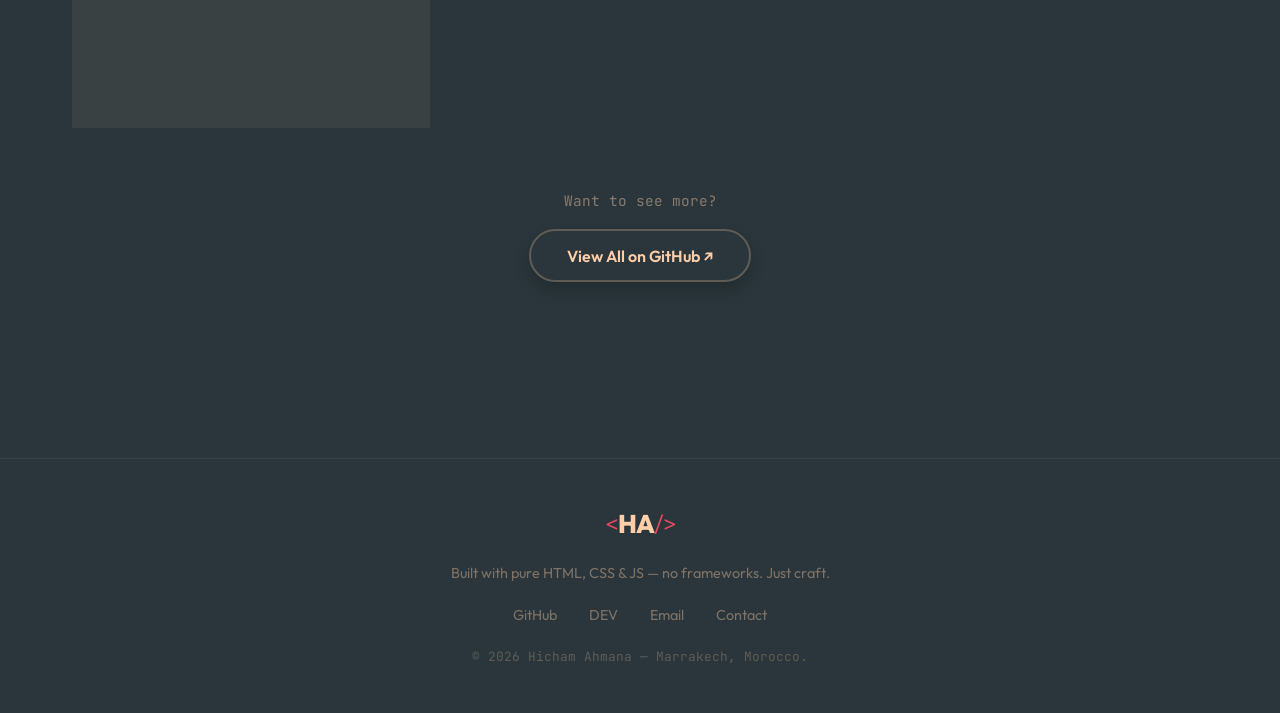
<file: projects.html>
<!DOCTYPE html>
<html lang="en">
<head>
  <meta charset="UTF-8">
  <meta name="viewport" content="width=device-width, initial-scale=1.0">
  <title>Hicham Ahmana | Projects</title>
  <meta name="description" content="Projects by Hicham Ahmana — Full-Stack Developer.">
  <link rel="stylesheet" href="css/style.css">
  <link rel="icon" type="image/png" href="images/profile.png">
</head>
<body class="portfolio-page">

  <div class="bg-orb orb-1"></div>
  <div class="bg-orb orb-2"></div>

  <div class="container page-fade">

    <nav>
      <a href="home.html" class="logo">
        <span class="logo-bracket">&lt;</span>HA<span class="logo-bracket">/&gt;</span>
      </a>
      <ul class="nav-links">
        <li><a href="home.html">Home</a></li>
        <li><a href="projects.html" class="active">Projects</a></li>
        <li><a href="skills.html">Skills</a></li>
        <li><a href="contact.html">Contact</a></li>
      </ul>
      <a href="https://github.com/HichamAhmana" target="_blank" rel="noopener" class="nav-cta">GitHub ↗</a>
    </nav>

    <section id="projects">
      <h2 class="section-title">Featured <span>Projects</span></h2>
      <p class="section-subtitle">A selection of things I've built — from startup platforms to SaaS tools.</p>

      <div class="projects-grid">

        <!-- Gym OS — FEATURED -->
        <div class="card card-featured">
          <div class="card-badge">Featured</div>
          <h3>Gym OS</h3>
          <p>A full-featured gym management platform — member tracking, subscription plans, session booking, a community leaderboard, and a cyber-athletic UI design system. Deployed on Railway with Docker.</p>
          <div class="card-tags">
            <span class="tag">Laravel</span>
            <span class="tag">PHP</span>
            <span class="tag">MySQL</span>
            <span class="tag">Tailwind CSS</span>
            <span class="tag">Docker</span>
            <span class="tag">Railway</span>
          </div>
          <div class="card-actions">
            <a href="#" class="btn btn-primary">Live Demo</a>
            <a href="https://github.com/HichamAhmana" target="_blank" rel="noopener" class="btn btn-outline">GitHub ↗</a>
          </div>
        </div>

        <!-- Clover Gym — LIVE -->
        <div class="card card-featured">
          <div class="card-badge">Live</div>
          <h3>Clover Gym</h3>
          <p>A gym management web application designed for member enrollment, class scheduling, and trainer management. Clean, athletic UI built for performance and ease of use. Live on Railway.</p>
          <div class="card-tags">
            <span class="tag">Laravel</span>
            <span class="tag">MySQL</span>
            <span class="tag">Bootstrap</span>
            <span class="tag">Railway</span>
          </div>
          <div class="card-actions">
            <a href="https://clovergym-production.up.railway.app/" target="_blank" rel="noopener" class="btn btn-primary">Live Demo ↗</a>
            <a href="https://github.com/HichamAhmana" target="_blank" rel="noopener" class="btn btn-outline">GitHub ↗</a>
          </div>
        </div>

        <!-- ClientNest -->
        <div class="card">
          <h3>ClientNest</h3>
          <p>Full-stack client, project, task, and invoice management platform for freelancers and small agencies. Clean dashboards, smart task tracking, and billing in one place.</p>
          <div class="card-tags">
            <span class="tag">Laravel</span>
            <span class="tag">React</span>
            <span class="tag">REST API</span>
            <span class="tag">JWT Auth</span>
          </div>
          <div class="card-actions">
            <a href="#" class="btn btn-primary">Live Demo</a>
            <a href="https://github.com/HichamAhmana" target="_blank" rel="noopener" class="btn btn-outline">GitHub ↗</a>
          </div>
        </div>

        <!-- Smart Music App — LIVE -->
        <div class="card card-featured">
          <div class="card-badge">Live</div>
          <h3>Smart Music App</h3>
          <p>Final-year project — a Spotify-like web app with music streaming, user authentication, and subscription management. Modern GraphQL API layer.</p>
          <div class="card-tags">
            <span class="tag">Django</span>
            <span class="tag">Next.js</span>
            <span class="tag">GraphQL</span>
            <span class="tag">JWT Auth</span>
          </div>
          <div class="card-actions">
            <a href="https://disciplined-elegance-production-380b.up.railway.app/" target="_blank" rel="noopener" class="btn btn-primary">Live Demo ↗</a>
            <a href="https://github.com/HichamAhmana" target="_blank" rel="noopener" class="btn btn-outline">GitHub ↗</a>
          </div>
        </div>

        <!-- Jabad'or — LIVE -->
        <div class="card">
          <h3>Jabad'or</h3>
          <p>Co-founded an e-commerce platform modernizing traditional Moroccan fashion through digital storytelling and online retail. Led end-to-end development and a small dev team.</p>
          <div class="card-tags">
            <span class="tag">Laravel</span>
            <span class="tag">Next.js</span>
            <span class="tag">WordPress</span>
          </div>
          <div class="card-actions">
            <a href="https://jabad-or.com" target="_blank" rel="noopener" class="btn btn-primary">Live Demo ↗</a>
            <a href="https://github.com/HichamAhmana" target="_blank" rel="noopener" class="btn btn-outline">GitHub ↗</a>
          </div>
        </div>

        <!-- MC Event -->
        <div class="card">
          <h3>MC Event</h3>
          <p>Wedding planning and event management platform for planners and vendors. Includes client dashboards, booking systems, and fully responsive UI components.</p>
          <div class="card-tags">
            <span class="tag">React</span>
            <span class="tag">Node.js</span>
            <span class="tag">Tailwind CSS</span>
          </div>
          <div class="card-actions">
            <a href="#" class="btn btn-primary">Live Demo</a>
            <a href="https://github.com/HichamAhmana" target="_blank" rel="noopener" class="btn btn-outline">GitHub ↗</a>
          </div>
        </div>

        <!-- This Portfolio -->
        <div class="card">
          <h3>This Portfolio</h3>
          <p>A cinematic single-page portfolio with a boot sequence, BSOD easter egg, and a clean multi-page reveal — built in pure HTML, CSS, and vanilla JS. No frameworks. Just vibes.</p>
          <div class="card-tags">
            <span class="tag">HTML5</span>
            <span class="tag">CSS3</span>
            <span class="tag">Vanilla JS</span>
          </div>
          <div class="card-actions">
            <a href="index.html" class="btn btn-primary">Live Demo</a>
            <a href="https://github.com/HichamAhmana" target="_blank" rel="noopener" class="btn btn-outline">GitHub ↗</a>
          </div>
        </div>

      </div>

      <div class="projects-cta">
        <p>Want to see more?</p>
        <a href="https://github.com/HichamAhmana" target="_blank" rel="noopener" class="btn btn-outline">
          View All on GitHub ↗
        </a>
      </div>

    </section>
  </div>

  <footer>
    <div class="footer-inner">
      <a href="home.html" class="logo footer-logo">
        <span class="logo-bracket">&lt;</span>HA<span class="logo-bracket">/&gt;</span>
      </a>
      <p>Built with pure HTML, CSS &amp; JS — no frameworks. Just craft.</p>
      <div class="footer-links">
        <a href="https://github.com/HichamAhmana" target="_blank" rel="noopener">GitHub</a>
        <a href="https://dev.to/hichamahmana" target="_blank" rel="noopener">DEV</a>
        <a href="mailto:hichamahmana@gmail.com">Email</a>
        <a href="contact.html">Contact</a>
      </div>
      <p class="footer-copy">&copy; 2026 Hicham Ahmana — Marrakech, Morocco.</p>
    </div>
  </footer>
</body>
</html>
</file>
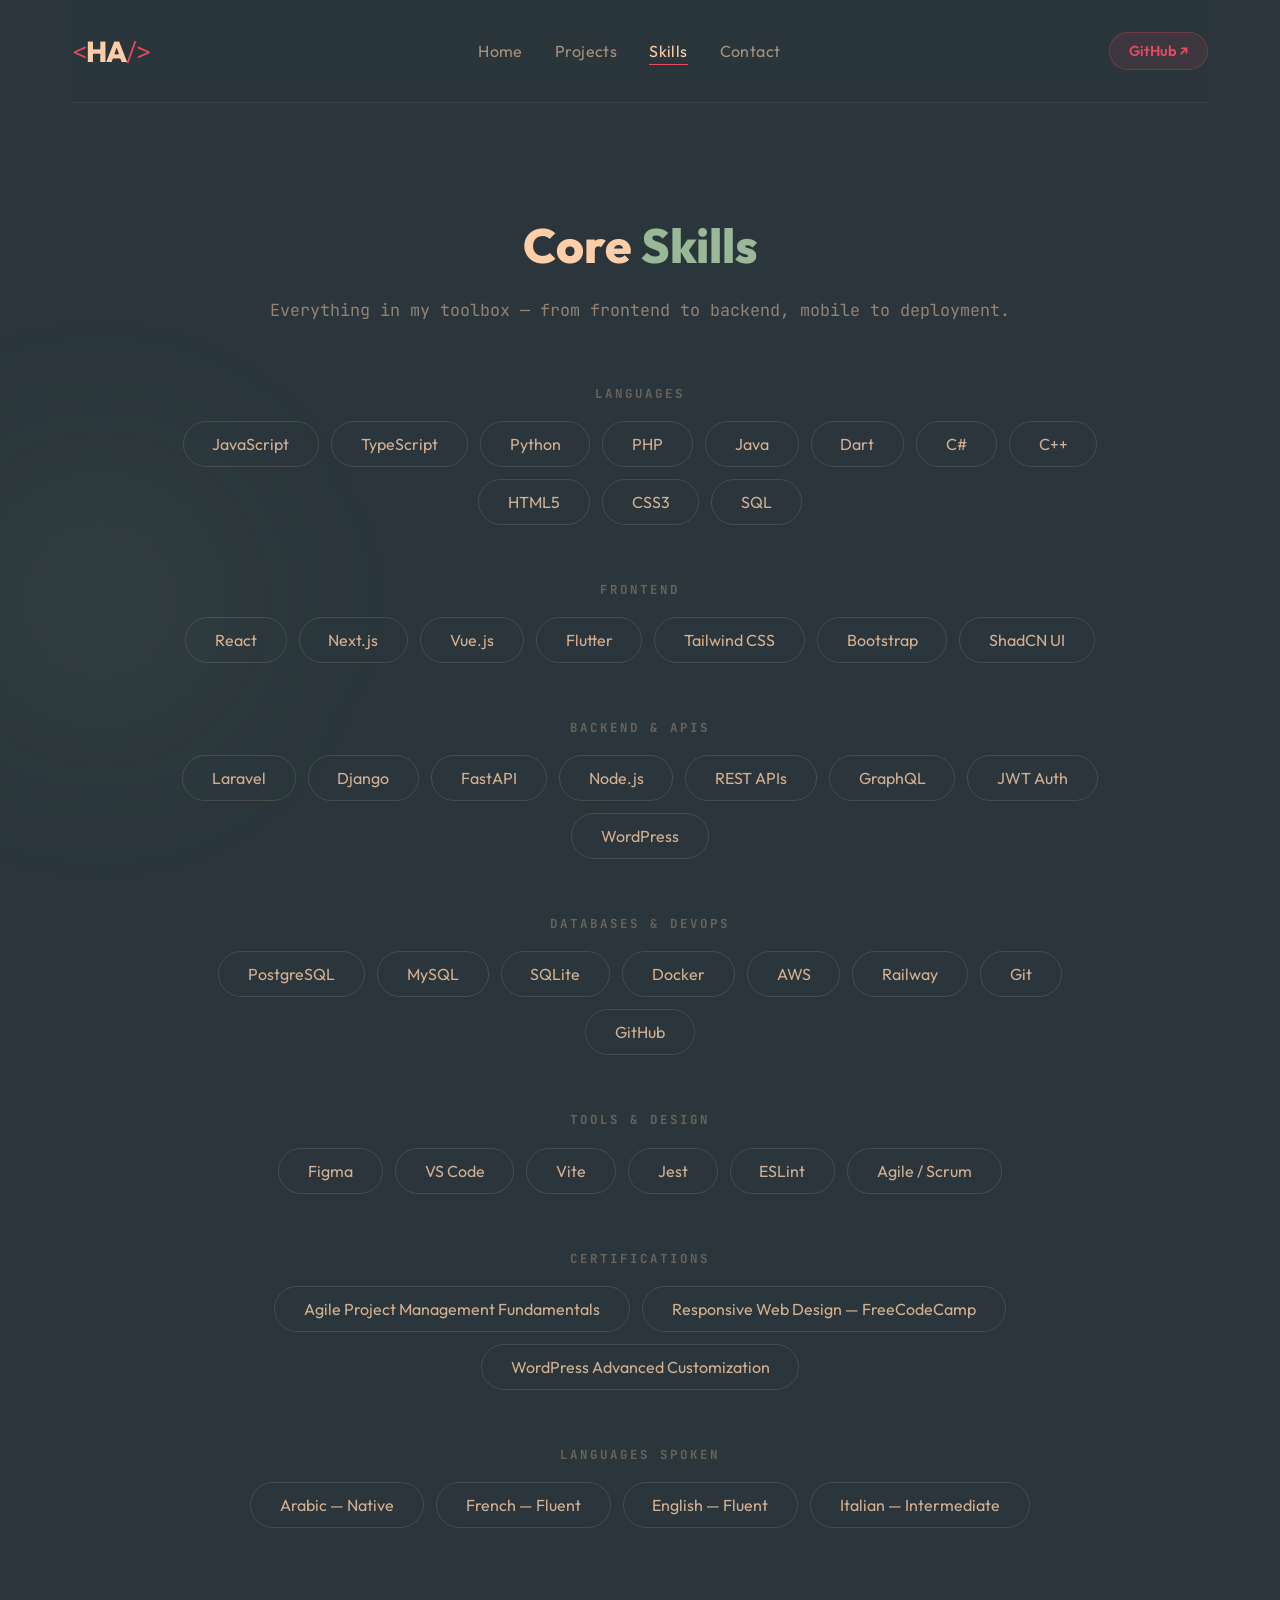
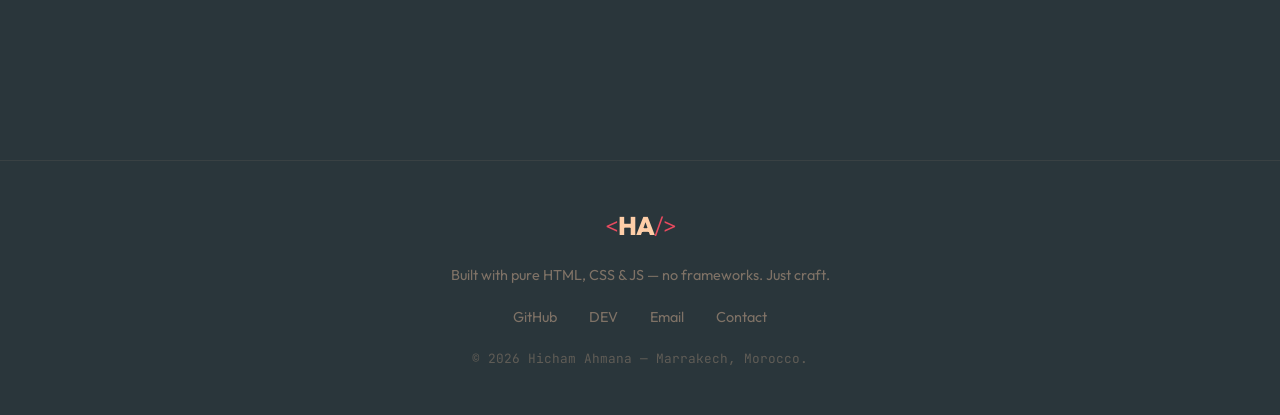
<file: skills.html>
<!DOCTYPE html>
<html lang="en">
<head>
  <meta charset="UTF-8">
  <meta name="viewport" content="width=device-width, initial-scale=1.0">
  <title>Hicham Ahmana | Skills</title>
  <meta name="description" content="Technical skills of Hicham Ahmana — Full-Stack Developer.">
  <link rel="stylesheet" href="css/style.css">
  <link rel="icon" type="image/png" href="images/profile.png">
</head>
<body class="portfolio-page">

  <div class="bg-orb orb-2"></div>

  <div class="container page-fade">

    <nav>
      <a href="home.html" class="logo">
        <span class="logo-bracket">&lt;</span>HA<span class="logo-bracket">/&gt;</span>
      </a>
      <ul class="nav-links">
        <li><a href="home.html">Home</a></li>
        <li><a href="projects.html">Projects</a></li>
        <li><a href="skills.html" class="active">Skills</a></li>
        <li><a href="contact.html">Contact</a></li>
      </ul>
      <a href="https://github.com/HichamAhmana" target="_blank" rel="noopener" class="nav-cta">GitHub ↗</a>
    </nav>

    <section id="skills">
      <h2 class="section-title">Core <span>Skills</span></h2>
      <p class="section-subtitle">Everything in my toolbox — from frontend to backend, mobile to deployment.</p>

      <div class="skills-category">
        <h3 class="skills-label">Languages</h3>
        <div class="skills-wrapper">
          <span class="skill-badge">JavaScript</span>
          <span class="skill-badge">TypeScript</span>
          <span class="skill-badge">Python</span>
          <span class="skill-badge">PHP</span>
          <span class="skill-badge">Java</span>
          <span class="skill-badge">Dart</span>
          <span class="skill-badge">C#</span>
          <span class="skill-badge">C++</span>
          <span class="skill-badge">HTML5</span>
          <span class="skill-badge">CSS3</span>
          <span class="skill-badge">SQL</span>
        </div>
      </div>

      <div class="skills-category">
        <h3 class="skills-label">Frontend</h3>
        <div class="skills-wrapper">
          <span class="skill-badge">React</span>
          <span class="skill-badge">Next.js</span>
          <span class="skill-badge">Vue.js</span>
          <span class="skill-badge">Flutter</span>
          <span class="skill-badge">Tailwind CSS</span>
          <span class="skill-badge">Bootstrap</span>
          <span class="skill-badge">ShadCN UI</span>
        </div>
      </div>

      <div class="skills-category">
        <h3 class="skills-label">Backend &amp; APIs</h3>
        <div class="skills-wrapper">
          <span class="skill-badge">Laravel</span>
          <span class="skill-badge">Django</span>
          <span class="skill-badge">FastAPI</span>
          <span class="skill-badge">Node.js</span>
          <span class="skill-badge">REST APIs</span>
          <span class="skill-badge">GraphQL</span>
          <span class="skill-badge">JWT Auth</span>
          <span class="skill-badge">WordPress</span>
        </div>
      </div>

      <div class="skills-category">
        <h3 class="skills-label">Databases &amp; DevOps</h3>
        <div class="skills-wrapper">
          <span class="skill-badge">PostgreSQL</span>
          <span class="skill-badge">MySQL</span>
          <span class="skill-badge">SQLite</span>
          <span class="skill-badge">Docker</span>
          <span class="skill-badge">AWS</span>
          <span class="skill-badge">Railway</span>
          <span class="skill-badge">Git</span>
          <span class="skill-badge">GitHub</span>
        </div>
      </div>

      <div class="skills-category">
        <h3 class="skills-label">Tools &amp; Design</h3>
        <div class="skills-wrapper">
          <span class="skill-badge">Figma</span>
          <span class="skill-badge">VS Code</span>
          <span class="skill-badge">Vite</span>
          <span class="skill-badge">Jest</span>
          <span class="skill-badge">ESLint</span>
          <span class="skill-badge">Agile / Scrum</span>
        </div>
      </div>

      <div class="skills-category">
        <h3 class="skills-label">Certifications</h3>
        <div class="skills-wrapper">
          <span class="skill-badge">Agile Project Management Fundamentals</span>
          <span class="skill-badge">Responsive Web Design — FreeCodeCamp</span>
          <span class="skill-badge">WordPress Advanced Customization</span>
        </div>
      </div>

      <div class="skills-category">
        <h3 class="skills-label">Languages Spoken</h3>
        <div class="skills-wrapper">
          <span class="skill-badge">Arabic — Native</span>
          <span class="skill-badge">French — Fluent</span>
          <span class="skill-badge">English — Fluent</span>
          <span class="skill-badge">Italian — Intermediate</span>
        </div>
      </div>

    </section>
  </div>

  <footer>
    <div class="footer-inner">
      <a href="home.html" class="logo footer-logo">
        <span class="logo-bracket">&lt;</span>HA<span class="logo-bracket">/&gt;</span>
      </a>
      <p>Built with pure HTML, CSS &amp; JS — no frameworks. Just craft.</p>
      <div class="footer-links">
        <a href="https://github.com/HichamAhmana" target="_blank" rel="noopener">GitHub</a>
        <a href="https://dev.to/hichamahmana" target="_blank" rel="noopener">DEV</a>
        <a href="mailto:hichamahmana@gmail.com">Email</a>
        <a href="contact.html">Contact</a>
      </div>
      <p class="footer-copy">&copy; 2026 Hicham Ahmana — Marrakech, Morocco.</p>
    </div>
  </footer>
</body>
</html>
</file>
<file: css/style.css>
@import url('https://fonts.googleapis.com/css2?family=Outfit:wght@300;400;600;700;800&family=JetBrains+Mono:wght@400;700&display=swap');

/* =============================================
   CSS VARIABLES — swap palette values here
   ============================================= */

::selection {
  background: rgba(232, 74, 95, 0.3);
  color: var(--c-peach);
}
:root {
  --c-dark:      #2A363B;
  --c-dark-2:    #1e272b;
  --c-red:       #E84A5F;
  --c-light-red: #FF847C;
  --c-peach:     #FECEA8;
  --c-green:     #99B898;
  --c-green-dim: rgba(153, 184, 152, 0.15);
  --c-peach-dim: rgba(254, 206, 168, 0.08);
  --c-red-dim:   rgba(232, 74, 95, 0.12);
}

/* =============================================
   RESET & BASE
   ============================================= */
*, *::before, *::after { box-sizing: border-box; margin: 0; padding: 0; }

html { scroll-behavior: smooth; }

body {
  background-color: var(--c-dark);
  font-family: 'Outfit', sans-serif;
  overflow-x: hidden;
  cursor: default;
  user-select: none;
  -webkit-user-select: none;
  -ms-user-select: none;
  min-height: 100vh;
}

body.portfolio-page {
  user-select: text;
  -webkit-user-select: text;
  -ms-user-select: text;
  cursor: auto;
  overflow-y: auto;
  position: relative;
  isolation: isolate;
}

.ambient-code-bg {
  position: absolute;
  inset: 0;
  z-index: 0;
  pointer-events: none;
  opacity: 0.42;
  mix-blend-mode: screen;
}

::-webkit-scrollbar { width: 8px; }
::-webkit-scrollbar-track { background: var(--c-dark-2); }
::-webkit-scrollbar-thumb { background: rgba(254,206,168,0.15); border-radius: 4px; }
::-webkit-scrollbar-thumb:hover { background: rgba(254,206,168,0.4); }

img { max-width: 100%; display: block; }

/* =============================================
   BACKGROUND DECORATIVE ORBS
   ============================================= */
.bg-orb {
  position: fixed;
  border-radius: 50%;
  filter: blur(80px);
  z-index: 0;
  pointer-events: none;
  animation: orbFloat 12s ease-in-out infinite;
}

.orb-1 {
  width: 500px; height: 500px;
  background: radial-gradient(circle, rgba(232,74,95,0.12), transparent 70%);
  top: -100px; right: -150px;
  animation-duration: 14s;
}

.orb-2 {
  width: 400px; height: 400px;
  background: radial-gradient(circle, rgba(153,184,152,0.1), transparent 70%);
  bottom: 100px; left: -100px;
  animation-duration: 18s;
  animation-delay: -6s;
}

.orb-3 {
  width: 300px; height: 300px;
  background: radial-gradient(circle, rgba(254,206,168,0.07), transparent 70%);
  top: 50%; left: 50%;
  transform: translate(-50%, -50%);
  animation-duration: 22s;
  animation-delay: -10s;
}

@keyframes orbFloat {
  0%, 100% { transform: translate(0, 0) scale(1); }
  33% { transform: translate(20px, -30px) scale(1.05); }
  66% { transform: translate(-15px, 20px) scale(0.95); }
}

.container {
  max-width: 1200px;
  margin: 0 auto;
  padding: 0 2rem;
  position: relative;
  z-index: 1;
}

/* =============================================
   CINEMATIC — index.html
   ============================================= */
.act {
  display: none;
  width: 100%; height: 100%;
  position: absolute; top: 0; left: 0;
  overflow-y: auto; overflow-x: hidden;
}

#act1.active {
  display: flex; flex-direction: column;
  align-items: center; justify-content: center;
  background: var(--c-dark); color: var(--c-peach);
  font-family: 'JetBrains Mono', monospace;
}

.boot-content { width: 90%; max-width: 650px; }

.boot-title {
  text-align: center; font-size: 2.2rem; font-weight: 700;
  margin-bottom: 2rem; letter-spacing: 2px; color: var(--c-green);
}

.progress-bar-container {
  width: 100%; height: 3px;
  background: rgba(254,206,168,0.08);
  margin-bottom: 2rem; border-radius: 2px; overflow: hidden;
}

.progress-bar { width: 0%; height: 100%; background: var(--c-light-red); }

.terminal-logs {
  font-size: 1rem; line-height: 1.7;
  height: 280px; overflow: hidden; position: relative;
}

.terminal-logs div { margin: 0; opacity: 0.9; }

.cursor {
  display: inline-block; width: 10px; height: 1.2em;
  background-color: var(--c-light-red); vertical-align: middle;
  animation: blink 1s step-end infinite;
}

@keyframes blink { 0%, 100% { opacity: 1; } 50% { opacity: 0; } }

/* BSOD */
#act3.active {
  display: flex;
  flex-direction: column;
  justify-content: center;
  background: var(--c-dark); color: var(--c-peach);
  font-family: 'JetBrains Mono', monospace;
  padding: 4vh 5%;
  height: 100vh;
  overflow: hidden;
  box-sizing: border-box;
}

.bsod-container { max-width: 900px; margin: 0 auto; padding-bottom: 0; }
.sad-face { font-size: 3.5rem; margin-bottom: 0.75rem; line-height: 1; color: var(--c-red); }
.bsod-title { font-size: 1.8rem; font-weight: 700; margin-bottom: 0.75rem; color: var(--c-peach); }
.bsod-text { font-size: 0.95rem; margin-bottom: 0.4rem; line-height: 1.4; }
.bsod-error { margin-top: 0.75rem; font-size: 0.95rem; color: var(--c-green); }
.memory-dump { margin-top: 0.75rem; font-size: 0.75rem; color: rgba(254,206,168,0.25); line-height: 1.5; word-break: break-all; max-height: 2.8rem; overflow: hidden; }

.reboot-btn {
  display: inline-block; margin-top: 1.5rem;
  background: var(--c-red-dim); border: 2px solid var(--c-red);
  color: var(--c-red); font-family: 'JetBrains Mono', monospace;
  font-size: 1rem; font-weight: 700;
  padding: 0.85rem 2rem; cursor: pointer; border-radius: 4px;
  transition: all 0.3s ease; text-transform: uppercase; letter-spacing: 1px;
}
.reboot-btn:hover { background: var(--c-red); color: var(--c-dark); box-shadow: 0 0 30px rgba(232,74,95,0.5); }

/* Reboot Loader */
#act-reboot {
  display: none; flex-direction: column; align-items: center; justify-content: center;
  background: var(--c-dark); position: fixed; top: 0; left: 0;
  width: 100%; height: 100%; z-index: 50;
}
#act-reboot.active { display: flex; }

.spinner {
  width: 60px; height: 60px;
  border: 4px solid rgba(153,184,152,0.1);
  border-top: 4px solid var(--c-green);
  border-right: 4px solid var(--c-light-red);
  border-radius: 50%; animation: spin 1s linear infinite; margin-bottom: 2rem;
}

.reboot-text {
  font-family: 'JetBrains Mono', monospace; color: var(--c-peach);
  font-size: 1.2rem; letter-spacing: 2px; animation: pulse 1.5s infinite;
}

@keyframes spin { to { transform: rotate(360deg); } }
@keyframes pulse { 0%, 100% { opacity: 1; } 50% { opacity: 0.4; } }

.flash {
  position: fixed; top: 0; left: 0; width: 100%; height: 100%;
  background: #fff; z-index: 9999; opacity: 0; pointer-events: none;
}
.flash.active { animation: flashObj 0.15s ease-out; }
@keyframes flashObj { 0% { opacity: 1; } 100% { opacity: 0; } }

.glitch-anim { animation: glitching 0.15s cubic-bezier(.25,.46,.45,.94) both infinite; }
@keyframes glitching {
  0%  { transform: translate(0); }
  20% { transform: translate(-3px, 3px); }
  40% { transform: translate(-3px, -3px); }
  60% { transform: translate(3px, 3px); }
  80% { transform: translate(3px, -3px); }
  100%{ transform: translate(0); }
}

/* =============================================
   PAGE FADE IN
   ============================================= */
.page-fade { animation: pageFadeIn 0.7s ease forwards; }
@keyframes pageFadeIn {
  from { opacity: 0; transform: translateY(12px); }
  to   { opacity: 1; transform: translateY(0); }
}

/* =============================================
   NAVIGATION
   ============================================= */
nav {
  padding: 2rem 0;
  display: flex;
  justify-content: space-between;
  align-items: center;
  gap: 1rem;
  position: sticky;
  top: 0;
  z-index: 20;
  backdrop-filter: blur(8px);
  background: linear-gradient(to bottom, rgba(42,54,59,0.82), rgba(42,54,59,0.2));
  border-bottom: 1px solid rgba(254,206,168,0.08);
}

/* Logo */
.logo {
  font-size: 1.8rem; font-weight: 800;
  color: var(--c-peach); letter-spacing: -1px;
  text-decoration: none; flex-shrink: 0;
}

.logo-bracket { color: var(--c-red); font-weight: 300; }

.logo:hover .logo-bracket { color: var(--c-green); transition: color 0.3s; }

.nav-links {
  display: flex; gap: 2rem;
  list-style: none;
}

.nav-links a {
  color: rgba(254,206,168,0.6);
  text-decoration: none; font-size: 1rem; font-weight: 400;
  transition: color 0.2s; letter-spacing: 0.4px; position: relative;
}

.nav-links a::after {
  content: ''; position: absolute; bottom: -4px; left: 0;
  width: 0; height: 1px; background: var(--c-red);
  transition: width 0.3s ease;
}

.nav-links a:hover::after,
.nav-links a.active::after { width: 100%; }

.nav-links a:hover,
.nav-links a.active { color: var(--c-peach); }

.nav-cta {
  background: rgba(232,74,95,0.1); border: 1px solid rgba(232,74,95,0.3);
  color: var(--c-red); padding: 0.55rem 1.2rem; border-radius: 50px;
  text-decoration: none; font-size: 0.9rem; font-weight: 600;
  transition: all 0.3s ease; white-space: nowrap; flex-shrink: 0;
}

.nav-cta:hover {
  background: var(--c-red); color: var(--c-dark);
  box-shadow: 0 0 20px rgba(232,74,95,0.3);
}

/* =============================================
   BUTTONS
   ============================================= */
.btn {
  display: inline-block; padding: 0.9rem 2.2rem;
  font-size: 1rem; font-weight: 600; text-decoration: none;
  border-radius: 50px; cursor: pointer; border: 2px solid transparent;
  font-family: 'Outfit', sans-serif;
  transition: transform 0.25s ease, box-shadow 0.25s ease, background 0.25s ease, border-color 0.25s ease, color 0.25s ease;
  box-shadow: 0 8px 16px rgba(0,0,0,0.18);
}

.btn-primary { background: var(--c-red); color: var(--c-dark); }
.btn-primary:hover { background: var(--c-light-red); transform: translateY(-2px); box-shadow: 0 8px 20px rgba(232,74,95,0.25); }

.btn-outline { background: transparent; border-color: rgba(254,206,168,0.25); color: var(--c-peach); }
.btn-outline:hover { border-color: var(--c-peach); background: rgba(254,206,168,0.05); transform: translateY(-2px); }

/* =============================================
   HERO — Two column
   ============================================= */
.hero {
  display: grid;
  grid-template-columns: 1fr 1fr;
  gap: 4rem;
  align-items: center;
  min-height: 85vh;
  padding: 3rem 0 5rem;
  background-image: radial-gradient(circle, rgba(254,206,168,0.04) 1px, transparent 1px);
  background-size: 36px 36px;
  position: relative;
  isolation: isolate;
}

.hero-badge {
  display: inline-flex; align-items: center; gap: 0.6rem;
  background: rgba(153,184,152,0.1); border: 1px solid rgba(153,184,152,0.25);
  color: var(--c-green); padding: 0.45rem 1.1rem; border-radius: 50px;
  font-size: 0.9rem; font-weight: 500; margin-bottom: 1.5rem;
}

.badge-dot {
  width: 8px; height: 8px; border-radius: 50%; background: var(--c-green);
  animation: pulse 2s infinite;
}

.hero-name {
  font-size: 5.5rem; font-weight: 800; line-height: 1.0;
  letter-spacing: -3px; color: var(--c-peach);
  margin-bottom: 1.25rem;
}

.hero-name-accent { color: var(--c-red); }

.hero-role-wrapper {
  display: flex; align-items: center; gap: 0.75rem;
  margin-bottom: 1.5rem; flex-wrap: wrap;
}

.hero-role-label {
  font-size: 1.05rem; font-weight: 400;
  color: rgba(254,206,168,0.6);
  font-family: 'JetBrains Mono', monospace;
}

.hero-role-sep { color: var(--c-red); font-size: 1rem; }

.hero-tagline {
  font-size: 1.15rem; font-weight: 300; line-height: 1.7;
  color: rgba(254,206,168,0.7); margin-bottom: 2.5rem;
  max-width: 500px;
  text-wrap: pretty;
}

.text-accent { color: var(--c-light-red); font-weight: 600; }

.hero-actions {
  display: flex; gap: 1rem; flex-wrap: wrap;
  margin-bottom: 2.5rem;
}

.hero-socials {
  display: flex; gap: 1.2rem; flex-wrap: wrap;
}

.social-link {
  display: inline-flex; align-items: center; gap: 0.5rem;
  color: rgba(254,206,168,0.5); text-decoration: none;
  font-size: 0.9rem; transition: all 0.3s ease;
}

.social-link:hover { color: var(--c-peach); transform: translateY(-2px); }

/* Profile Frame */
.hero-right { display: flex; justify-content: center; align-items: center; }

.profile-frame {
  position: relative;
  width: 360px; height: 360px;
  flex-shrink: 0;
}

.profile-ring {
  position: absolute; border-radius: 50%; top: 50%; left: 50%;
  transform: translate(-50%, -50%);
}

.ring-1 {
  width: 360px; height: 360px;
  border: 2px solid rgba(232,74,95,0.2);
  animation: ringPulse 4s ease-in-out infinite;
}

.ring-2 {
  width: 400px; height: 400px;
  border: 1px solid rgba(153,184,152,0.12);
  animation: ringPulse 4s ease-in-out infinite reverse;
  animation-delay: 2s;
}

@keyframes ringPulse {
  0%, 100% { transform: translate(-50%,-50%) scale(1); opacity: 0.6; }
  50%       { transform: translate(-50%,-50%) scale(1.04); opacity: 1; }
}

.profile-img-wrap {
  width: 320px; height: 320px; border-radius: 50%;
  overflow: hidden; position: absolute; top: 50%; left: 50%;
  transform: translate(-50%, -50%);
  background: linear-gradient(135deg, rgba(232,74,95,0.15), rgba(153,184,152,0.15));
  border: 3px solid rgba(254,206,168,0.1);
}

.profile-img { width: 100%; height: 100%; object-fit: cover; border-radius: 50%; }

.profile-img-wrap.no-img {
  display: flex; align-items: center; justify-content: center;
  font-size: 6rem; color: rgba(254,206,168,0.2);
}

.profile-img-wrap.no-img::after { content: '👤'; font-size: 6rem; }

/* Floating chips */
.float-chip {
  position: absolute; background: var(--c-dark);
  border: 1px solid rgba(254,206,168,0.15);
  color: rgba(254,206,168,0.9); padding: 0.5rem 1rem;
  border-radius: 50px; font-size: 0.8rem; font-weight: 600;
  font-family: 'JetBrains Mono', monospace;
  white-space: nowrap; box-shadow: 0 4px 15px rgba(0,0,0,0.3);
  animation: chipFloat 6s ease-in-out infinite;
  z-index: 2;
}

.chip-1 { top: 5%; left: -20px; border-color: rgba(232,74,95,0.4); color: var(--c-light-red); animation-delay: 0s; }
.chip-2 { bottom: 15%; left: -30px; border-color: rgba(153,184,152,0.4); color: var(--c-green); animation-delay: -2s; }
.chip-3 { top: 10%; right: -20px; border-color: rgba(254,206,168,0.3); animation-delay: -4s; }
.chip-4 { bottom: 10%; right: -20px; border-color: rgba(232,74,95,0.3); color: var(--c-light-red); animation-delay: -1s; }

@keyframes chipFloat {
  0%, 100% { transform: translateY(0); }
  50%       { transform: translateY(-8px); }
}

/* =============================================
   STATS BAR
   ============================================= */
.stats-bar {
  display: flex; align-items: center; justify-content: center;
  gap: 0; margin: 2rem 0 4rem;
  background: rgba(254,206,168,0.03);
  border: 1px solid rgba(254,206,168,0.08);
  border-radius: 16px; padding: 2rem 3rem;
  flex-wrap: wrap;
}

.stat-item {
  text-align: center; padding: 0 3rem;
  display: flex; flex-direction: column; gap: 0.4rem;
}

.stat-number {
  font-size: 3rem; font-weight: 800; color: var(--c-peach);
  line-height: 1; letter-spacing: -2px;
  text-shadow: 0 0 30px rgba(254,206,168,0.2);
}

.stat-label {
  font-size: 0.85rem; color: rgba(254,206,168,0.45);
  font-family: 'JetBrains Mono', monospace; text-transform: uppercase;
  letter-spacing: 1.5px;
}

.stat-divider {
  width: 1px; height: 50px;
  background: rgba(254,206,168,0.1);
}

/* =============================================
   MARQUEE STRIP
   ============================================= */
.marquee-track {
  overflow: hidden;
  padding: 1.2rem 0;
  border-top: 1px solid rgba(254,206,168,0.06);
  border-bottom: 1px solid rgba(254,206,168,0.06);
  margin: 0 -2rem 0;
  -webkit-mask-image: linear-gradient(90deg, transparent, black 10%, black 90%, transparent);
  mask-image: linear-gradient(90deg, transparent, black 10%, black 90%, transparent);
}

.marquee-content {
  display: flex;
  gap: 2rem;
  width: max-content;
  animation: marqueeScroll 30s linear infinite;
}

.marquee-content span {
  color: rgba(254,206,168,0.2);
  font-family: 'JetBrains Mono', monospace;
  font-size: 0.78rem;
  text-transform: uppercase;
  letter-spacing: 2.5px;
  white-space: nowrap;
}

.marquee-dot { color: var(--c-red) !important; opacity: 0.6; }

@keyframes marqueeScroll {
  from { transform: translateX(0); }
  to   { transform: translateX(-50%); }
}

/* =============================================
   SECTION SHARED
   ============================================= */
section { padding: 7rem 0; }

.section-title {
  font-size: 3rem; font-weight: 800;
  color: var(--c-peach); margin-bottom: 1.5rem; text-align: center;
}

.section-title span { color: var(--c-green); }

.section-subtitle {
  text-align: center; color: rgba(254,206,168,0.5);
  font-size: 1.05rem; margin-bottom: 4rem;
  font-family: 'JetBrains Mono', monospace;
  max-width: 760px;
  margin-left: auto;
  margin-right: auto;
}

/* =============================================
   ABOUT GRID
   ============================================= */
.about-grid {
  display: grid; grid-template-columns: 1fr 1fr;
  gap: 4rem; align-items: start;
}

.about-text-block { display: flex; flex-direction: column; gap: 1.2rem; }

.about-text-block p {
  font-size: 1.1rem; line-height: 1.8;
  color: rgba(254,206,168,0.75); font-weight: 300;
}

.about-highlights { display: flex; flex-direction: column; gap: 1.2rem; }

.highlight-card {
  background: var(--c-peach-dim);
  border: 1px solid rgba(254,206,168,0.08);
  border-radius: 12px; padding: 1.5rem;
  transition: all 0.3s ease;
}

.highlight-card:hover {
  border-color: rgba(153,184,152,0.3);
  background: var(--c-green-dim);
  transform: translateX(4px);
}

.highlight-icon { font-size: 1.8rem; margin-bottom: 0.5rem; }

.highlight-card h4 {
  font-size: 1rem; font-weight: 700;
  color: var(--c-peach); margin-bottom: 0.4rem;
}

.highlight-card p {
  font-size: 0.9rem; color: rgba(254,206,168,0.55); line-height: 1.5;
}

/* =============================================
   INTERESTS GRID
   ============================================= */
.interests-grid {
  display: grid; grid-template-columns: repeat(4, 1fr);
  gap: 1.5rem;
}

.interest-card {
  background: var(--c-peach-dim);
  border: 1px solid rgba(254,206,168,0.08);
  border-radius: 16px; padding: 2rem 1.5rem;
  text-align: center;
  transition: all 0.4s cubic-bezier(0.175, 0.885, 0.32, 1.275);
}

.interest-card:hover {
  transform: translateY(-8px);
  border-color: rgba(232,74,95,0.3);
  background: var(--c-red-dim);
  box-shadow: 0 16px 32px rgba(0,0,0,0.25);
}

.interest-icon { font-size: 2.5rem; margin-bottom: 1rem; }

.interest-card h4 {
  font-size: 1rem; font-weight: 700;
  color: var(--c-peach); margin-bottom: 0.6rem;
}

.interest-card p {
  font-size: 0.88rem; line-height: 1.5;
  color: rgba(254,206,168,0.55);
}

/* =============================================
   TIMELINE — Experience & Education
   ============================================= */
.timeline {
  display: flex; flex-direction: column; gap: 2rem;
  max-width: 900px; margin: 0 auto; position: relative;
  padding-left: 2.5rem;
}

.timeline::before {
  content: ''; position: absolute;
  left: 0; top: 0.5rem; bottom: 0.5rem;
  width: 2px;
  background: linear-gradient(to bottom, var(--c-red), transparent);
}

.timeline-item {
  position: relative;
  background: var(--c-peach-dim);
  border: 1px solid rgba(254,206,168,0.08);
  border-radius: 12px; padding: 2rem 2.5rem;
  transition: all 0.3s ease;
}

.timeline-item:hover {
  border-color: rgba(254,206,168,0.18);
  background: rgba(254,206,168,0.06);
}

.timeline-item::before {
  content: ''; position: absolute;
  left: -2.85rem; top: 1.8rem;
  width: 12px; height: 12px; border-radius: 50%;
  background: var(--c-red); border: 2px solid var(--c-dark);
  box-shadow: 0 0 10px rgba(232,74,95,0.5);
}

.timeline-header {
  display: flex; flex-wrap: wrap; align-items: baseline;
  gap: 0.6rem; margin-bottom: 1rem;
}

.timeline-header h3 {
  font-size: 1.2rem; font-weight: 700; color: var(--c-light-red);
}

.timeline-company { font-size: 0.95rem; color: var(--c-green); font-weight: 500; }

.timeline-date {
  font-size: 0.8rem; color: rgba(254,206,168,0.35);
  margin-left: auto; font-family: 'JetBrains Mono', monospace; white-space: nowrap;
}

.timeline-details { list-style: none; padding: 0; display: flex; flex-direction: column; gap: 0.5rem; }

.timeline-details li {
  color: rgba(254,206,168,0.7); font-size: 0.95rem;
  line-height: 1.6; font-weight: 300;
  position: relative; padding-left: 1.2rem;
}

.timeline-details li::before {
  content: '›'; position: absolute; left: 0;
  color: var(--c-red); font-size: 1.1rem; line-height: 1.4;
}

/* =============================================
   PROJECT CARDS
   ============================================= */
.projects-grid {
  display: grid;
  grid-template-columns: repeat(auto-fill, minmax(340px, 1fr));
  gap: 2rem;
}

.card {
  background: var(--c-peach-dim);
  border: 1px solid rgba(254,206,168,0.08);
  border-radius: 16px; padding: 2.5rem;
  transition: transform 0.35s ease, border-color 0.35s ease, box-shadow 0.35s ease, background 0.35s ease;
  display: flex; flex-direction: column; position: relative;
  overflow: hidden;
  backdrop-filter: blur(3px);
}

.card::before {
  content: ''; position: absolute; top: 0; left: 0; right: 0;
  height: 2px;
  background: linear-gradient(90deg, transparent, var(--c-red), transparent);
  opacity: 0; transition: opacity 0.3s;
}

.card:hover { transform: translateY(-8px); border-color: rgba(254,206,168,0.22); box-shadow: 0 20px 44px rgba(0,0,0,0.34), 0 0 0 1px rgba(232,74,95,0.08) inset; background: rgba(254,206,168,0.07); }
.card:hover::before { opacity: 1; }

/* Featured card */
.card-featured {
  border-color: rgba(232,74,95,0.25);
  background: rgba(232,74,95,0.04);
  grid-column: span 1;
}

.card-featured::before {
  background: linear-gradient(90deg, transparent, var(--c-red), var(--c-light-red), transparent);
  opacity: 0.6;
}

.card-badge {
  display: inline-block; background: var(--c-red); color: var(--c-dark);
  font-size: 0.7rem; font-weight: 700; text-transform: uppercase;
  letter-spacing: 1.5px; padding: 0.3rem 0.8rem; border-radius: 4px;
  margin-bottom: 1rem; align-self: flex-start;
}

.card h3 { font-size: 1.5rem; margin-bottom: 0.75rem; color: var(--c-light-red); }
.card p { color: rgba(254,206,168,0.65); line-height: 1.65; margin-bottom: 1.5rem; flex-grow: 1; font-weight: 300; font-size: 0.95rem; }

.card-tags { display: flex; flex-wrap: wrap; gap: 0.5rem; margin-bottom: 1.5rem; }

.tag {
  background: var(--c-green-dim); color: var(--c-green);
  padding: 0.3rem 0.85rem; border-radius: 50px;
  font-size: 0.78rem; font-weight: 600;
  border: 1px solid rgba(153,184,152,0.2);
}

.card-actions { display: flex; gap: 0.8rem; margin-top: auto; }
.card-actions .btn { flex: 1; text-align: center; padding: 0.7rem 1rem; font-size: 0.9rem; }

.projects-cta {
  text-align: center; margin-top: 4rem;
  display: flex; flex-direction: column; align-items: center; gap: 1.2rem;
}

.projects-cta p { color: rgba(254,206,168,0.45); font-family: 'JetBrains Mono', monospace; font-size: 0.9rem; }

/* =============================================
   SKILLS
   ============================================= */
.skills-category { margin-bottom: 3.5rem; text-align: center; }

.skills-label {
  font-size: 0.78rem; font-weight: 700; text-transform: uppercase;
  letter-spacing: 3px; color: rgba(254,206,168,0.3);
  margin-bottom: 1.2rem; font-family: 'JetBrains Mono', monospace;
}

.skills-wrapper {
  display: flex; flex-wrap: wrap;
  justify-content: center; gap: 0.75rem;
  max-width: 920px; margin: 0 auto;
}

.skill-badge {
  background: transparent; border: 1px solid rgba(254,206,168,0.15);
  color: rgba(254,206,168,0.8); padding: 0.75rem 1.8rem;
  border-radius: 50px; font-size: 1rem; font-weight: 400;
  transition: all 0.3s ease; cursor: default;
}

.skill-badge:hover {
  background: var(--c-green); color: var(--c-dark);
  border-color: var(--c-green); transform: translateY(-4px);
  box-shadow: 0 8px 20px rgba(153,184,152,0.2);
}

/* =============================================
   CONTACT
   ============================================= */
.contact-info {
  display: flex; flex-wrap: wrap;
  justify-content: center; gap: 1rem; margin-bottom: 3.5rem;
}

.contact-pill {
  display: inline-flex; align-items: center; gap: 0.6rem;
  background: var(--c-peach-dim); border: 1px solid rgba(254,206,168,0.1);
  color: rgba(254,206,168,0.75); padding: 0.8rem 1.6rem;
  border-radius: 50px; font-size: 0.95rem; font-weight: 400;
  text-decoration: none; transition: all 0.3s ease; cursor: default;
}

a.contact-pill { cursor: pointer; }

a.contact-pill:hover {
  background: var(--c-green-dim); border-color: var(--c-green);
  color: var(--c-green); transform: translateY(-3px);
  box-shadow: 0 8px 20px rgba(153,184,152,0.1);
}

.contact-form {
  max-width: 600px; margin: 0 auto;
  display: flex; flex-direction: column; gap: 1.2rem;
}

.contact-form input,
.contact-form textarea {
  width: 100%; padding: 1.1rem 1.4rem;
  background: var(--c-peach-dim);
  border: 1px solid rgba(254,206,168,0.1);
  border-radius: 10px; font-family: 'Outfit', sans-serif;
  font-size: 1rem; color: var(--c-peach); transition: all 0.3s;
}

.contact-form input::placeholder,
.contact-form textarea::placeholder { color: rgba(254,206,168,0.3); }

.contact-form input:focus,
.contact-form textarea:focus {
  outline: none;
  border-color: rgba(232,74,95,0.5);
  background: rgba(254,206,168,0.06);
  box-shadow: 0 0 0 3px rgba(232,74,95,0.08);
}

.contact-form textarea { resize: vertical; min-height: 160px; }
.contact-form .btn { margin: 0; width: 100%; border-radius: 10px; padding: 1rem; font-size: 1.05rem; }

/* =============================================
   FOOTER
   ============================================= */
footer {
  border-top: 1px solid rgba(254,206,168,0.07);
  margin-top: 4rem; padding: 3rem 0;
}

.footer-inner {
  max-width: 1200px; margin: 0 auto; padding: 0 2rem;
  display: flex; flex-direction: column; align-items: center; gap: 1rem;
  text-align: center;
}

.footer-logo { font-size: 1.6rem; margin-bottom: 0.5rem; }

.footer-inner > p { color: rgba(254,206,168,0.4); font-size: 0.9rem; }

.footer-links {
  display: flex; gap: 2rem; margin-top: 0.5rem;
}

.footer-links a {
  color: rgba(254,206,168,0.4); text-decoration: none;
  font-size: 0.9rem; transition: color 0.2s;
}

.footer-links a:hover { color: var(--c-peach); }

.footer-copy {
  font-size: 0.8rem !important;
  color: rgba(254,206,168,0.25) !important;
  margin-top: 0.5rem;
  font-family: 'JetBrains Mono', monospace;
}

/* =============================================
   ABOUT text utility
   ============================================= */
.about-text {
  text-align: center; font-size: 1.2rem; line-height: 1.8;
  max-width: 800px; margin: 0 auto;
  color: rgba(254,206,168,0.75); font-weight: 300;
}

/* =============================================
   RESPONSIVE
   ============================================= */
@media (max-width: 1024px) {
  .hero { grid-template-columns: 1fr; text-align: center; min-height: auto; }
  .hero-right { display: none; }
  .hero-name { font-size: 4.5rem; }
  .hero-tagline { max-width: 100%; }
  .hero-socials { justify-content: center; }
  .hero-actions { justify-content: center; }
  .hero-role-wrapper { justify-content: center; }
  .about-grid { grid-template-columns: 1fr; }
  .interests-grid { grid-template-columns: repeat(2, 1fr); }
}

@media (max-width: 768px) {
  .hero-name { font-size: 3.5rem; letter-spacing: -2px; }
  .section-title { font-size: 2.2rem; }
  .stats-bar { padding: 1.5rem; gap: 1rem; }
  .stat-item { padding: 0 1.2rem; }
  .stat-number { font-size: 2.2rem; }
  .stat-divider { height: 30px; }
  .nav-cta { display: none; }
  .nav-links { gap: 1.2rem; }
  .interests-grid { grid-template-columns: 1fr 1fr; }
  .timeline { padding-left: 1.5rem; }
  .timeline-item { padding: 1.2rem 1.5rem; }
  .timeline-item::before { left: -2.1rem; }
  .timeline-header { flex-direction: column; gap: 0.3rem; }
  .timeline-date { margin-left: 0; }
  #act3.active { padding: 10% 5%; }
  .bsod-title { font-size: 1.8rem; }
  .bsod-text { font-size: 1.05rem; }
  .sad-face { font-size: 4rem; }
  .memory-dump { font-size: 0.75rem; }
  .contact-info { flex-direction: column; align-items: stretch; }
  .contact-pill { justify-content: center; }
  .projects-grid { grid-template-columns: 1fr; }
}

@media (max-width: 480px) {
  .hero-name { font-size: 2.8rem; }
  .stats-bar { flex-direction: column; gap: 1.5rem; }
  .stat-divider { width: 60px; height: 1px; }
  .interests-grid { grid-template-columns: 1fr; }
}
</file>
